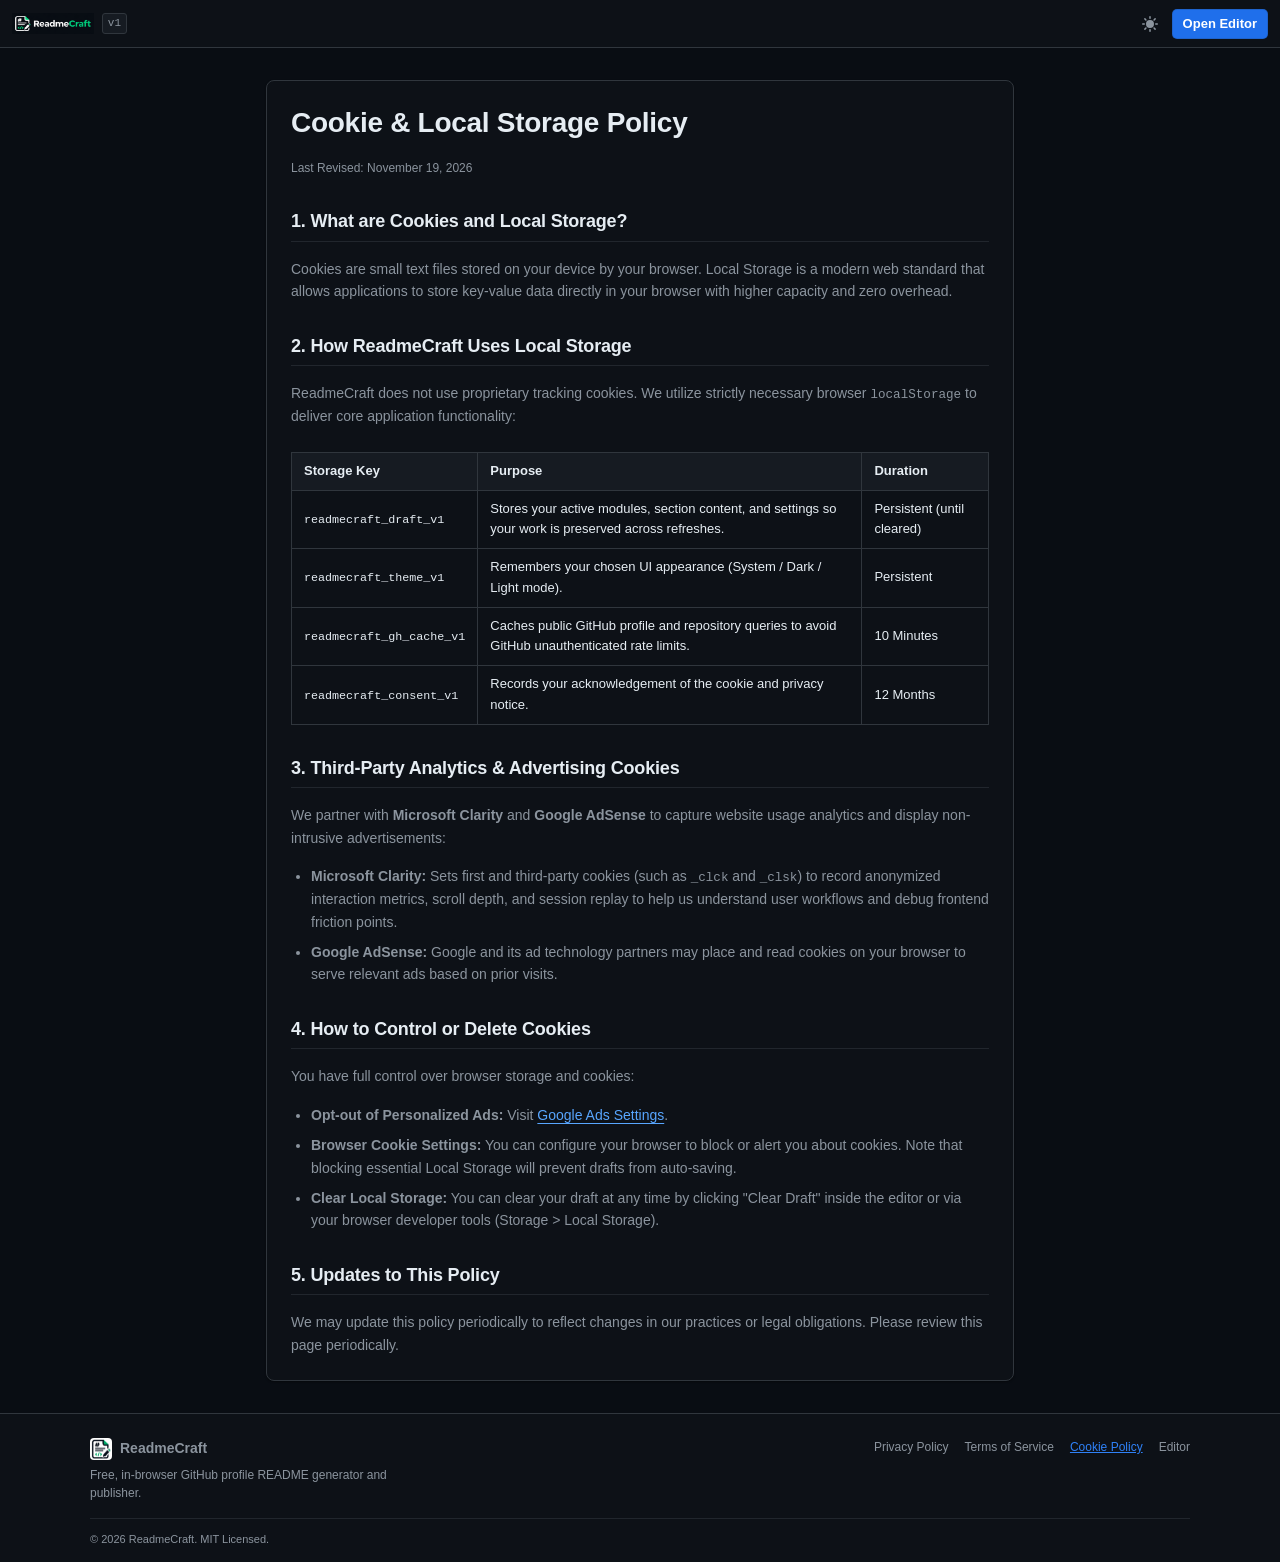
<file: cookies.html>
<!DOCTYPE html>
<html lang="en" data-theme="dark">
<head>
  <meta charset="UTF-8">
  <meta name="viewport" content="width=device-width, initial-scale=1.0">
  <meta name="description" content="ReadmeCraft Cookie and Local Storage Policy. Understand how we use browser storage to save your README drafts and manage third-party advertising cookies.">
  <meta name="robots" content="index, follow">
  <link rel="canonical" href="https://readmecraft.github.io/cookies.html">
  <meta name="google-adsense-account" content="ca-pub-3823765016983877">
  <script async src="https://pagead2.googlesyndication.com/pagead/js/adsbygoogle.js?client=ca-pub-3823765016983877"
     crossorigin="anonymous"></script>
  <meta name="google-site-verification" content="N8DniDFwCxrGCsi_1UUnAxRU7Dko3FOiitCYh80gD_U">
  <link rel="manifest" href="site.webmanifest">
  <meta name="theme-color" content="#0d1117">
  <meta property="og:type" content="article">
  <meta property="og:url" content="https://readmecraft.github.io/cookies.html">
  <meta property="og:title" content="Cookie Policy — ReadmeCraft">
  <meta property="og:description" content="ReadmeCraft Cookie and Local Storage Policy. Learn how your data is held safely on your device.">
  <meta property="og:image" content="https://readmecraft.github.io/assets/horizontal_lockup_dark.png">
  <meta name="twitter:card" content="summary">
  <title>Cookie Policy — ReadmeCraft</title>
  <!-- Microsoft Clarity (Performance & Cookieless Optimized) -->
  <script type="text/javascript">
    (function(c,l,a,r,i,t,y){
        c[a]=c[a]||function(){(c[a].q=c[a].q||[]).push(arguments)};
        c[a]('consent', false);
        function initClarity() {
          if (c.__clarityLoaded) return;
          c.__clarityLoaded = true;
          t=l.createElement(r);t.async=1;t.src="https://www.clarity.ms/tag/"+i;
          y=l.getElementsByTagName(r)[0];y.parentNode.insertBefore(t,y);
        }
        if ('requestIdleCallback' in window) {
          requestIdleCallback(function() { setTimeout(initClarity, 4000); });
        } else {
          setTimeout(initClarity, 4000);
        }
        ['pointerdown', 'keydown', 'scroll'].forEach(function(evt) {
          window.addEventListener(evt, initClarity, { once: true, passive: true });
        });
    })(window, document, "clarity", "script", "zfzkhpvnlq");
  </script>
  <link rel="icon" type="image/png" href="assets/favicon_dark.png" id="app-favicon">
  <link rel="stylesheet" href="src/styles/tokens.css?v=1.2.0">
  <link rel="stylesheet" href="src/styles/base.css?v=1.2.0">
  <link rel="stylesheet" href="src/styles/layout.css?v=1.2.0">
  <link rel="stylesheet" href="src/styles/components.css?v=1.2.0">
  <link rel="stylesheet" href="src/styles/animations.css?v=1.2.0">
  <style>
    .legal-page-container {
      max-width: 780px;
      margin: 0 auto;
      padding: var(--space-8) var(--space-4);
      display: flex;
      flex-direction: column;
      gap: var(--space-6);
    }
    .legal-card {
      background-color: var(--color-bg-surface);
      border: 1px solid var(--color-border-default);
      border-radius: var(--radius-lg);
      padding: var(--space-6);
      box-shadow: var(--shadow-sm);
      display: flex;
      flex-direction: column;
      gap: var(--space-4);
      line-height: var(--line-height-relaxed);
    }
    .legal-card h1 { font-size: var(--font-size-2xl); }
    .legal-card h2 { font-size: var(--font-size-lg); margin-top: var(--space-4); border-bottom: 1px solid var(--color-border-muted); padding-bottom: var(--space-2); }
    .legal-card ul { padding-left: var(--space-5); display: flex; flex-direction: column; gap: var(--space-2); }
    .legal-card p, .legal-card li { color: var(--color-text-secondary); font-size: var(--font-size-base); }
    .legal-card a { color: #58a6ff; text-decoration: underline; text-underline-offset: 3px; }
    [data-theme="light"] .legal-card a { color: #0969da; }
    .storage-table {
      width: 100%;
      border-collapse: collapse;
      margin-top: var(--space-2);
      font-size: var(--font-size-sm);
    }
    .storage-table th, .storage-table td {
      border: 1px solid var(--color-border-default);
      padding: 8px 12px;
      text-align: left;
    }
    .storage-table th {
      background-color: var(--color-bg-subtle);
      font-weight: 600;
    }
  </style>
</head>
<body>
  <div class="app-root" style="overflow-y: auto; height: auto;">
    <header class="app-header" role="banner">
      <a href="index.html" class="header-brand" aria-label="ReadmeCraft v1 Home">
        <img src="assets/horizontal_lockup_white.png" alt="ReadmeCraft" class="brand-logo brand-logo--light" width="83" height="26">
        <img src="assets/horizontal_lockup_dark.png" alt="ReadmeCraft" class="brand-logo brand-logo--dark" width="97" height="26">
        <span class="brand-tag" aria-hidden="true">v1</span>
      </a>

      <div class="header-actions">
        <button id="theme-toggle" class="btn btn--icon btn--subtle" title="Toggle theme" aria-label="Toggle theme">
          <svg id="theme-icon" width="16" height="16" viewBox="0 0 16 16" fill="currentColor">
            <path d="M8 12a4 4 0 1 0 0-8 4 4 0 0 0 0 8zM8 0a.75.75 0 0 1 .75.75v1.5a.75.75 0 0 1-1.5 0V.75A.75.75 0 0 1 8 0zm0 13a.75.75 0 0 1 .75.75v1.5a.75.75 0 0 1-1.5 0v-1.5A.75.75 0 0 1 8 13zM2.343 2.343a.75.75 0 0 1 1.061 0l1.06 1.061a.75.75 0 0 1-1.06 1.06l-1.06-1.06a.75.75 0 0 1 0-1.06zm9.193 9.193a.75.75 0 0 1 1.06 0l1.061 1.06a.75.75 0 0 1-1.06 1.061l-1.061-1.06a.75.75 0 0 1 0-1.061zM0 8a.75.75 0 0 1 .75-.75h1.5a.75.75 0 0 1 0 1.5H.75A.75.75 0 0 1 0 8zm13 0a.75.75 0 0 1 .75-.75h1.5a.75.75 0 0 1 0 1.5h-1.5A.75.75 0 0 1 13 8zM2.343 13.657a.75.75 0 0 1 0-1.06l1.06-1.061a.75.75 0 1 1 1.062 1.06l-1.061 1.061a.75.75 0 0 1-1.061 0zm9.193-9.193a.75.75 0 0 1 0-1.06l1.06-1.061a.75.75 0 1 1 1.062 1.06l-1.061 1.061a.75.75 0 0 1-1.061 0z"/>
          </svg>
        </button>
        <a href="editor.html" class="btn btn--primary">Open Editor</a>
      </div>
    </header>

    <main class="legal-page-container">
      <article class="legal-card">
        <h1>Cookie & Local Storage Policy</h1>
        <p><small>Last Revised: November 19, 2026</small></p>

        <h2>1. What are Cookies and Local Storage?</h2>
        <p>
          Cookies are small text files stored on your device by your browser. Local Storage is a modern web standard that allows applications to store key-value data directly in your browser with higher capacity and zero overhead.
        </p>

        <h2>2. How ReadmeCraft Uses Local Storage</h2>
        <p>
          ReadmeCraft does not use proprietary tracking cookies. We utilize strictly necessary browser <code>localStorage</code> to deliver core application functionality:
        </p>

        <table class="storage-table">
          <thead>
            <tr>
              <th>Storage Key</th>
              <th>Purpose</th>
              <th>Duration</th>
            </tr>
          </thead>
          <tbody>
            <tr>
              <td><code>readmecraft_draft_v1</code></td>
              <td>Stores your active modules, section content, and settings so your work is preserved across refreshes.</td>
              <td>Persistent (until cleared)</td>
            </tr>
            <tr>
              <td><code>readmecraft_theme_v1</code></td>
              <td>Remembers your chosen UI appearance (System / Dark / Light mode).</td>
              <td>Persistent</td>
            </tr>
            <tr>
              <td><code>readmecraft_gh_cache_v1</code></td>
              <td>Caches public GitHub profile and repository queries to avoid GitHub unauthenticated rate limits.</td>
              <td>10 Minutes</td>
            </tr>
            <tr>
              <td><code>readmecraft_consent_v1</code></td>
              <td>Records your acknowledgement of the cookie and privacy notice.</td>
              <td>12 Months</td>
            </tr>
          </tbody>
        </table>

        <h2>3. Third-Party Analytics & Advertising Cookies</h2>
        <p>
          We partner with <strong>Microsoft Clarity</strong> and <strong>Google AdSense</strong> to capture website usage analytics and display non-intrusive advertisements:
        </p>
        <ul>
          <li><strong>Microsoft Clarity:</strong> Sets first and third-party cookies (such as <code>_clck</code> and <code>_clsk</code>) to record anonymized interaction metrics, scroll depth, and session replay to help us understand user workflows and debug frontend friction points.</li>
          <li><strong>Google AdSense:</strong> Google and its ad technology partners may place and read cookies on your browser to serve relevant ads based on prior visits.</li>
        </ul>

        <h2>4. How to Control or Delete Cookies</h2>
        <p>
          You have full control over browser storage and cookies:
        </p>
        <ul>
          <li><strong>Opt-out of Personalized Ads:</strong> Visit <a href="https://www.google.com/settings/ads" target="_blank" rel="noopener noreferrer">Google Ads Settings</a>.</li>
          <li><strong>Browser Cookie Settings:</strong> You can configure your browser to block or alert you about cookies. Note that blocking essential Local Storage will prevent drafts from auto-saving.</li>
          <li><strong>Clear Local Storage:</strong> You can clear your draft at any time by clicking "Clear Draft" inside the editor or via your browser developer tools (Storage > Local Storage).</li>
        </ul>

        <h2>5. Updates to This Policy</h2>
        <p>
          We may update this policy periodically to reflect changes in our practices or legal obligations. Please review this page periodically.
        </p>
      </article>
    </main>

    <footer class="app-footer" role="contentinfo">
      <div class="footer-inner">
        <div class="footer-col">
          <div style="display: flex; align-items: center; gap: 8px;">
            <img src="assets/icon_white.png" alt="ReadmeCraft" width="22" height="22" style="border-radius: 4px;">
            <span style="font-weight: 600; font-size: 14px;">ReadmeCraft</span>
          </div>
          <p style="font-size: 12px; color: var(--color-text-secondary); margin-top: 6px;">
            Free, in-browser GitHub profile README generator and publisher.
          </p>
        </div>
        <div class="footer-links">
          <a href="privacy.html">Privacy Policy</a>
          <a href="terms.html">Terms of Service</a>
          <a href="cookies.html" class="active">Cookie Policy</a>
          <a href="editor.html">Editor</a>
        </div>
      </div>
      <div class="footer-bottom">
        <span>&copy; <span id="copyright-year">2026</span> ReadmeCraft. MIT Licensed.</span>
      </div>
    </footer>
  </div>
  <script src="src/ui/theme.js" type="module"></script>
</body>
</html>
</file>
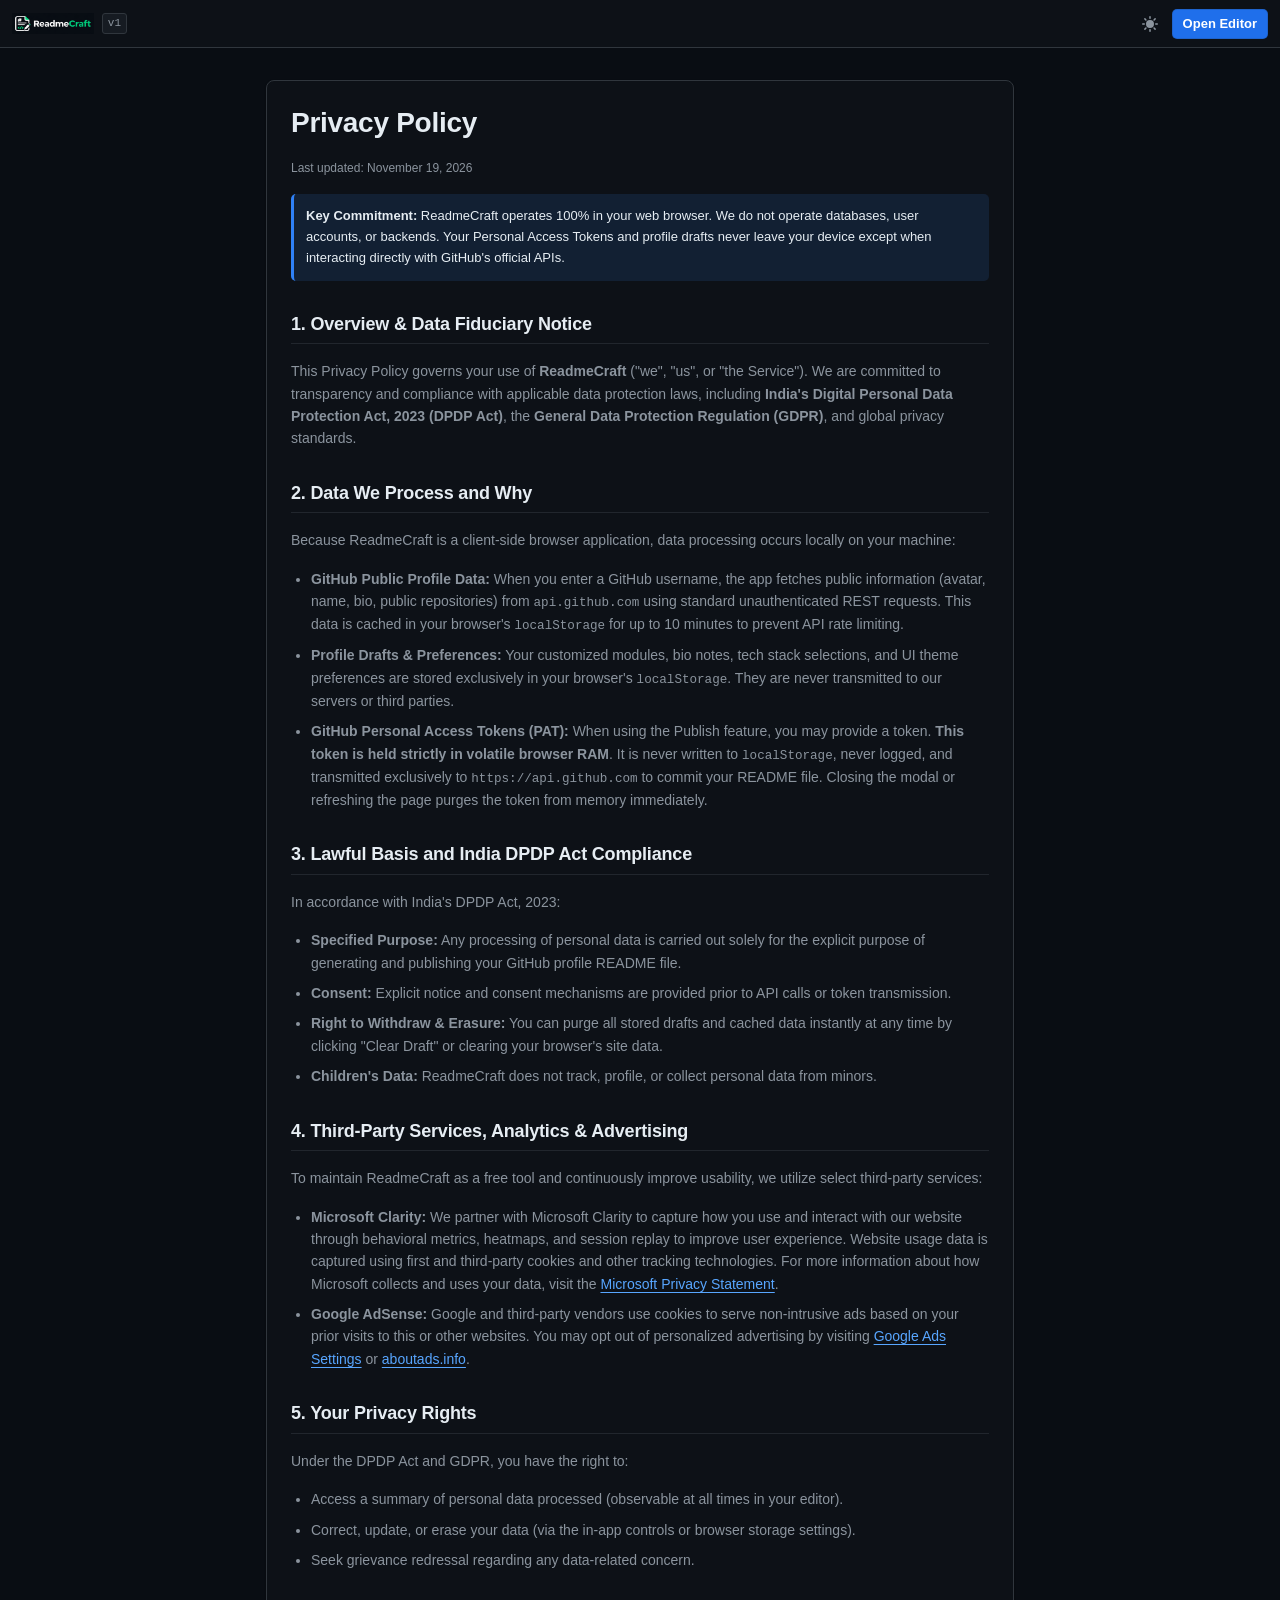
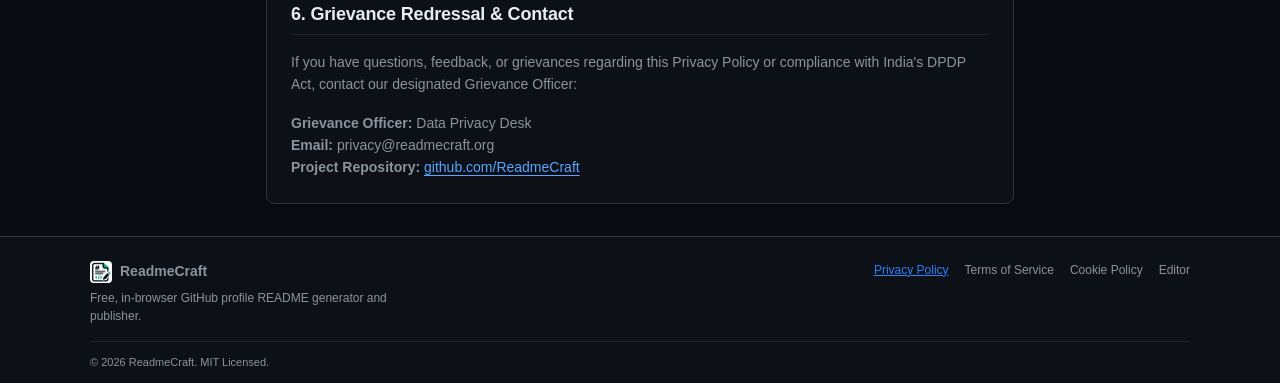
<file: privacy.html>
<!DOCTYPE html>
<html lang="en" data-theme="dark">
<head>
  <meta charset="UTF-8">
  <meta name="viewport" content="width=device-width, initial-scale=1.0">
  <meta name="description" content="ReadmeCraft Privacy Policy. Learn how we handle your data with zero backend storage, browser-only processing, and full compliance with India's DPDP Act and GDPR.">
  <meta name="robots" content="index, follow">
  <link rel="canonical" href="https://readmecraft.github.io/privacy.html">
  <meta name="google-adsense-account" content="ca-pub-3823765016983877">
  <script async src="https://pagead2.googlesyndication.com/pagead/js/adsbygoogle.js?client=ca-pub-3823765016983877"
     crossorigin="anonymous"></script>
  <meta name="google-site-verification" content="N8DniDFwCxrGCsi_1UUnAxRU7Dko3FOiitCYh80gD_U">
  <link rel="manifest" href="site.webmanifest">
  <meta name="theme-color" content="#0d1117">
  <meta property="og:type" content="article">
  <meta property="og:url" content="https://readmecraft.github.io/privacy.html">
  <meta property="og:title" content="Privacy Policy — ReadmeCraft">
  <meta property="og:description" content="Learn how ReadmeCraft handles data with zero server-side storage and compliance with India's DPDP Act 2023 and GDPR.">
  <meta property="og:image" content="https://readmecraft.github.io/assets/horizontal_lockup_dark.png">
  <meta name="twitter:card" content="summary">
  <title>Privacy Policy — ReadmeCraft</title>
  <!-- Microsoft Clarity (Performance & Cookieless Optimized) -->
  <script type="text/javascript">
    (function(c,l,a,r,i,t,y){
        c[a]=c[a]||function(){(c[a].q=c[a].q||[]).push(arguments)};
        c[a]('consent', false);
        function initClarity() {
          if (c.__clarityLoaded) return;
          c.__clarityLoaded = true;
          t=l.createElement(r);t.async=1;t.src="https://www.clarity.ms/tag/"+i;
          y=l.getElementsByTagName(r)[0];y.parentNode.insertBefore(t,y);
        }
        if ('requestIdleCallback' in window) {
          requestIdleCallback(function() { setTimeout(initClarity, 4000); });
        } else {
          setTimeout(initClarity, 4000);
        }
        ['pointerdown', 'keydown', 'scroll'].forEach(function(evt) {
          window.addEventListener(evt, initClarity, { once: true, passive: true });
        });
    })(window, document, "clarity", "script", "zfzkhpvnlq");
  </script>
  <link rel="icon" type="image/png" href="assets/favicon_dark.png" id="app-favicon">
  <link rel="stylesheet" href="src/styles/tokens.css?v=1.2.0">
  <link rel="stylesheet" href="src/styles/base.css?v=1.2.0">
  <link rel="stylesheet" href="src/styles/layout.css?v=1.2.0">
  <link rel="stylesheet" href="src/styles/components.css?v=1.2.0">
  <link rel="stylesheet" href="src/styles/animations.css?v=1.2.0">
  <style>
    .legal-page-container {
      max-width: 780px;
      margin: 0 auto;
      padding: var(--space-8) var(--space-4);
      display: flex;
      flex-direction: column;
      gap: var(--space-6);
    }
    .legal-card {
      background-color: var(--color-bg-surface);
      border: 1px solid var(--color-border-default);
      border-radius: var(--radius-lg);
      padding: var(--space-6);
      box-shadow: var(--shadow-sm);
      display: flex;
      flex-direction: column;
      gap: var(--space-4);
      line-height: var(--line-height-relaxed);
    }
    .legal-card h1 { font-size: var(--font-size-2xl); }
    .legal-card h2 { font-size: var(--font-size-lg); margin-top: var(--space-4); border-bottom: 1px solid var(--color-border-muted); padding-bottom: var(--space-2); }
    .legal-card h3 { font-size: var(--font-size-base); margin-top: var(--space-2); }
    .legal-card ul { padding-left: var(--space-5); display: flex; flex-direction: column; gap: var(--space-2); }
    .legal-card p { color: var(--color-text-secondary); font-size: var(--font-size-base); }
    .legal-card li { color: var(--color-text-secondary); font-size: var(--font-size-base); }
    .legal-card a { color: #58a6ff; text-decoration: underline; text-underline-offset: 3px; }
    [data-theme="light"] .legal-card a { color: #0969da; }
    .legal-highlight {
      background-color: var(--color-accent-subtle);
      border-left: 3px solid var(--color-accent);
      padding: var(--space-3);
      border-radius: var(--radius-sm);
      font-size: var(--font-size-sm);
      color: var(--color-text-primary);
    }
  </style>
</head>
<body>
  <div class="app-root" style="overflow-y: auto; height: auto;">
    <!-- Slim Top App Bar -->
    <header class="app-header" role="banner">
      <a href="index.html" class="header-brand" aria-label="ReadmeCraft v1 Home">
        <img src="assets/horizontal_lockup_white.png" alt="ReadmeCraft" class="brand-logo brand-logo--light" width="83" height="26">
        <img src="assets/horizontal_lockup_dark.png" alt="ReadmeCraft" class="brand-logo brand-logo--dark" width="97" height="26">
        <span class="brand-tag" aria-hidden="true">v1</span>
      </a>

      <div class="header-actions">
        <button id="theme-toggle" class="btn btn--icon btn--subtle" title="Toggle theme" aria-label="Toggle theme">
          <svg id="theme-icon" width="16" height="16" viewBox="0 0 16 16" fill="currentColor">
            <path d="M8 12a4 4 0 1 0 0-8 4 4 0 0 0 0 8zM8 0a.75.75 0 0 1 .75.75v1.5a.75.75 0 0 1-1.5 0V.75A.75.75 0 0 1 8 0zm0 13a.75.75 0 0 1 .75.75v1.5a.75.75 0 0 1-1.5 0v-1.5A.75.75 0 0 1 8 13zM2.343 2.343a.75.75 0 0 1 1.061 0l1.06 1.061a.75.75 0 0 1-1.06 1.06l-1.06-1.06a.75.75 0 0 1 0-1.06zm9.193 9.193a.75.75 0 0 1 1.06 0l1.061 1.06a.75.75 0 0 1-1.06 1.061l-1.061-1.06a.75.75 0 0 1 0-1.061zM0 8a.75.75 0 0 1 .75-.75h1.5a.75.75 0 0 1 0 1.5H.75A.75.75 0 0 1 0 8zm13 0a.75.75 0 0 1 .75-.75h1.5a.75.75 0 0 1 0 1.5h-1.5A.75.75 0 0 1 13 8zM2.343 13.657a.75.75 0 0 1 0-1.06l1.06-1.061a.75.75 0 1 1 1.062 1.06l-1.061 1.061a.75.75 0 0 1-1.061 0zm9.193-9.193a.75.75 0 0 1 0-1.06l1.06-1.061a.75.75 0 1 1 1.062 1.06l-1.061 1.061a.75.75 0 0 1-1.061 0z"/>
          </svg>
        </button>
        <a href="editor.html" class="btn btn--primary">Open Editor</a>
      </div>
    </header>

    <main class="legal-page-container">
      <article class="legal-card">
        <h1>Privacy Policy</h1>
        <p><small>Last updated: November 19, 2026</small></p>

        <div class="legal-highlight">
          <strong>Key Commitment:</strong> ReadmeCraft operates 100% in your web browser. We do not operate databases, user accounts, or backends. Your Personal Access Tokens and profile drafts never leave your device except when interacting directly with GitHub's official APIs.
        </div>

        <h2>1. Overview & Data Fiduciary Notice</h2>
        <p>
          This Privacy Policy governs your use of <strong>ReadmeCraft</strong> ("we", "us", or "the Service"). We are committed to transparency and compliance with applicable data protection laws, including <strong>India's Digital Personal Data Protection Act, 2023 (DPDP Act)</strong>, the <strong>General Data Protection Regulation (GDPR)</strong>, and global privacy standards.
        </p>

        <h2>2. Data We Process and Why</h2>
        <p>Because ReadmeCraft is a client-side browser application, data processing occurs locally on your machine:</p>
        <ul>
          <li><strong>GitHub Public Profile Data:</strong> When you enter a GitHub username, the app fetches public information (avatar, name, bio, public repositories) from <code>api.github.com</code> using standard unauthenticated REST requests. This data is cached in your browser's <code>localStorage</code> for up to 10 minutes to prevent API rate limiting.</li>
          <li><strong>Profile Drafts & Preferences:</strong> Your customized modules, bio notes, tech stack selections, and UI theme preferences are stored exclusively in your browser's <code>localStorage</code>. They are never transmitted to our servers or third parties.</li>
          <li><strong>GitHub Personal Access Tokens (PAT):</strong> When using the Publish feature, you may provide a token. <strong>This token is held strictly in volatile browser RAM</strong>. It is never written to <code>localStorage</code>, never logged, and transmitted exclusively to <code>https://api.github.com</code> to commit your README file. Closing the modal or refreshing the page purges the token from memory immediately.</li>
        </ul>

        <h2>3. Lawful Basis and India DPDP Act Compliance</h2>
        <p>In accordance with India's DPDP Act, 2023:</p>
        <ul>
          <li><strong>Specified Purpose:</strong> Any processing of personal data is carried out solely for the explicit purpose of generating and publishing your GitHub profile README file.</li>
          <li><strong>Consent:</strong> Explicit notice and consent mechanisms are provided prior to API calls or token transmission.</li>
          <li><strong>Right to Withdraw & Erasure:</strong> You can purge all stored drafts and cached data instantly at any time by clicking "Clear Draft" or clearing your browser's site data.</li>
          <li><strong>Children's Data:</strong> ReadmeCraft does not track, profile, or collect personal data from minors.</li>
        </ul>

        <h2>4. Third-Party Services, Analytics & Advertising</h2>
        <p>
          To maintain ReadmeCraft as a free tool and continuously improve usability, we utilize select third-party services:
        </p>
        <ul>
          <li><strong>Microsoft Clarity:</strong> We partner with Microsoft Clarity to capture how you use and interact with our website through behavioral metrics, heatmaps, and session replay to improve user experience. Website usage data is captured using first and third-party cookies and other tracking technologies. For more information about how Microsoft collects and uses your data, visit the <a href="https://privacy.microsoft.com/privacystatement" target="_blank" rel="noopener noreferrer">Microsoft Privacy Statement</a>.</li>
          <li><strong>Google AdSense:</strong> Google and third-party vendors use cookies to serve non-intrusive ads based on your prior visits to this or other websites. You may opt out of personalized advertising by visiting <a href="https://www.google.com/settings/ads" target="_blank" rel="noopener noreferrer">Google Ads Settings</a> or <a href="https://www.aboutads.info" target="_blank" rel="noopener noreferrer">aboutads.info</a>.</li>
        </ul>

        <h2>5. Your Privacy Rights</h2>
        <p>Under the DPDP Act and GDPR, you have the right to:</p>
        <ul>
          <li>Access a summary of personal data processed (observable at all times in your editor).</li>
          <li>Correct, update, or erase your data (via the in-app controls or browser storage settings).</li>
          <li>Seek grievance redressal regarding any data-related concern.</li>
        </ul>

        <h2>6. Grievance Redressal & Contact</h2>
        <p>
          If you have questions, feedback, or grievances regarding this Privacy Policy or compliance with India's DPDP Act, contact our designated Grievance Officer:
        </p>
        <p>
          <strong>Grievance Officer:</strong> Data Privacy Desk<br>
          <strong>Email:</strong> privacy@readmecraft.org<br>
          <strong>Project Repository:</strong> <a href="https://github.com/ReadmeCraft" target="_blank" rel="noopener noreferrer">github.com/ReadmeCraft</a>
        </p>
      </article>
    </main>

    <footer class="app-footer" role="contentinfo">
      <div class="footer-inner">
        <div class="footer-col">
          <div style="display: flex; align-items: center; gap: 8px;">
            <img src="assets/icon_white.png" alt="ReadmeCraft" width="22" height="22" style="border-radius: 4px;">
            <span style="font-weight: 600; font-size: 14px;">ReadmeCraft</span>
          </div>
          <p style="font-size: 12px; color: var(--color-text-secondary); margin-top: 6px;">
            Free, in-browser GitHub profile README generator and publisher.
          </p>
        </div>
        <div class="footer-links">
          <a href="privacy.html" class="active">Privacy Policy</a>
          <a href="terms.html">Terms of Service</a>
          <a href="cookies.html">Cookie Policy</a>
          <a href="editor.html">Editor</a>
        </div>
      </div>
      <div class="footer-bottom">
        <span>&copy; <span id="copyright-year">2026</span> ReadmeCraft. MIT Licensed.</span>
      </div>
    </footer>
  </div>
  <script src="src/ui/theme.js" type="module"></script>
</body>
</html>
</file>
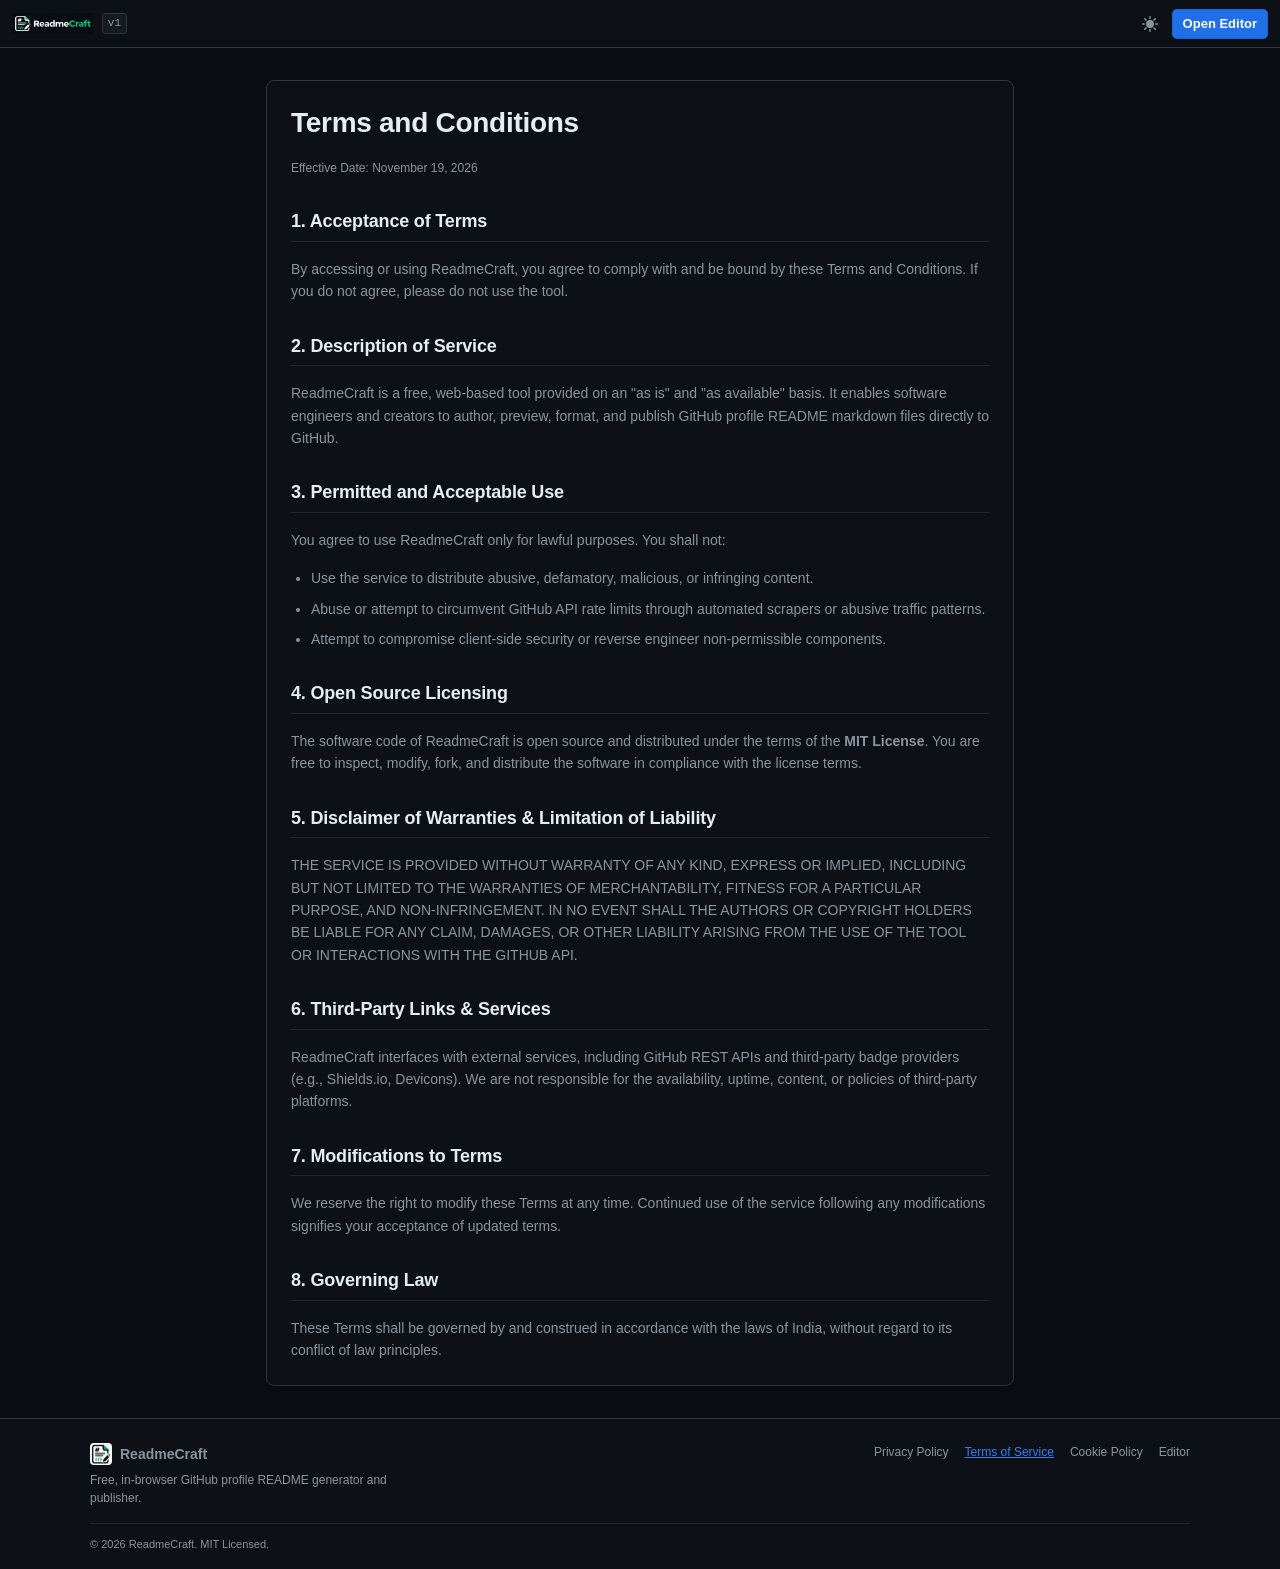
<file: terms.html>
<!DOCTYPE html>
<html lang="en" data-theme="dark">
<head>
  <meta charset="UTF-8">
  <meta name="viewport" content="width=device-width, initial-scale=1.0">
  <meta name="description" content="ReadmeCraft Terms and Conditions. Learn about the rules, usage guidelines, and licensing of our free open-source GitHub profile README generator.">
  <meta name="robots" content="index, follow">
  <link rel="canonical" href="https://readmecraft.github.io/terms.html">
  <meta name="google-adsense-account" content="ca-pub-3823765016983877">
  <script async src="https://pagead2.googlesyndication.com/pagead/js/adsbygoogle.js?client=ca-pub-3823765016983877"
     crossorigin="anonymous"></script>
  <meta name="google-site-verification" content="N8DniDFwCxrGCsi_1UUnAxRU7Dko3FOiitCYh80gD_U">
  <link rel="manifest" href="site.webmanifest">
  <meta name="theme-color" content="#0d1117">
  <meta property="og:type" content="article">
  <meta property="og:url" content="https://readmecraft.github.io/terms.html">
  <meta property="og:title" content="Terms and Conditions — ReadmeCraft">
  <meta property="og:description" content="Understand the terms of service and MIT open-source licensing governing ReadmeCraft.">
  <meta property="og:image" content="https://readmecraft.github.io/assets/horizontal_lockup_dark.png">
  <meta name="twitter:card" content="summary">
  <title>Terms and Conditions — ReadmeCraft</title>
  <!-- Microsoft Clarity (Performance & Cookieless Optimized) -->
  <script type="text/javascript">
    (function(c,l,a,r,i,t,y){
        c[a]=c[a]||function(){(c[a].q=c[a].q||[]).push(arguments)};
        c[a]('consent', false);
        function initClarity() {
          if (c.__clarityLoaded) return;
          c.__clarityLoaded = true;
          t=l.createElement(r);t.async=1;t.src="https://www.clarity.ms/tag/"+i;
          y=l.getElementsByTagName(r)[0];y.parentNode.insertBefore(t,y);
        }
        if ('requestIdleCallback' in window) {
          requestIdleCallback(function() { setTimeout(initClarity, 4000); });
        } else {
          setTimeout(initClarity, 4000);
        }
        ['pointerdown', 'keydown', 'scroll'].forEach(function(evt) {
          window.addEventListener(evt, initClarity, { once: true, passive: true });
        });
    })(window, document, "clarity", "script", "zfzkhpvnlq");
  </script>
  <link rel="icon" type="image/png" href="assets/favicon_dark.png" id="app-favicon">
  <link rel="stylesheet" href="src/styles/tokens.css?v=1.2.0">
  <link rel="stylesheet" href="src/styles/base.css?v=1.2.0">
  <link rel="stylesheet" href="src/styles/layout.css?v=1.2.0">
  <link rel="stylesheet" href="src/styles/components.css?v=1.2.0">
  <link rel="stylesheet" href="src/styles/animations.css?v=1.2.0">
  <style>
    .legal-page-container {
      max-width: 780px;
      margin: 0 auto;
      padding: var(--space-8) var(--space-4);
      display: flex;
      flex-direction: column;
      gap: var(--space-6);
    }
    .legal-card {
      background-color: var(--color-bg-surface);
      border: 1px solid var(--color-border-default);
      border-radius: var(--radius-lg);
      padding: var(--space-6);
      box-shadow: var(--shadow-sm);
      display: flex;
      flex-direction: column;
      gap: var(--space-4);
      line-height: var(--line-height-relaxed);
    }
    .legal-card h1 { font-size: var(--font-size-2xl); }
    .legal-card h2 { font-size: var(--font-size-lg); margin-top: var(--space-4); border-bottom: 1px solid var(--color-border-muted); padding-bottom: var(--space-2); }
    .legal-card ul { padding-left: var(--space-5); display: flex; flex-direction: column; gap: var(--space-2); }
    .legal-card p, .legal-card li { color: var(--color-text-secondary); font-size: var(--font-size-base); }
    .legal-card a { color: #58a6ff; text-decoration: underline; text-underline-offset: 3px; }
    [data-theme="light"] .legal-card a { color: #0969da; }
  </style>
</head>
<body>
  <div class="app-root" style="overflow-y: auto; height: auto;">
    <header class="app-header" role="banner">
      <a href="index.html" class="header-brand" aria-label="ReadmeCraft v1 Home">
        <img src="assets/horizontal_lockup_white.png" alt="ReadmeCraft" class="brand-logo brand-logo--light" width="83" height="26">
        <img src="assets/horizontal_lockup_dark.png" alt="ReadmeCraft" class="brand-logo brand-logo--dark" width="97" height="26">
        <span class="brand-tag" aria-hidden="true">v1</span>
      </a>

      <div class="header-actions">
        <button id="theme-toggle" class="btn btn--icon btn--subtle" title="Toggle theme" aria-label="Toggle theme">
          <svg id="theme-icon" width="16" height="16" viewBox="0 0 16 16" fill="currentColor">
            <path d="M8 12a4 4 0 1 0 0-8 4 4 0 0 0 0 8zM8 0a.75.75 0 0 1 .75.75v1.5a.75.75 0 0 1-1.5 0V.75A.75.75 0 0 1 8 0zm0 13a.75.75 0 0 1 .75.75v1.5a.75.75 0 0 1-1.5 0v-1.5A.75.75 0 0 1 8 13zM2.343 2.343a.75.75 0 0 1 1.061 0l1.06 1.061a.75.75 0 0 1-1.06 1.06l-1.06-1.06a.75.75 0 0 1 0-1.06zm9.193 9.193a.75.75 0 0 1 1.06 0l1.061 1.06a.75.75 0 0 1-1.06 1.061l-1.061-1.06a.75.75 0 0 1 0-1.061zM0 8a.75.75 0 0 1 .75-.75h1.5a.75.75 0 0 1 0 1.5H.75A.75.75 0 0 1 0 8zm13 0a.75.75 0 0 1 .75-.75h1.5a.75.75 0 0 1 0 1.5h-1.5A.75.75 0 0 1 13 8zM2.343 13.657a.75.75 0 0 1 0-1.06l1.06-1.061a.75.75 0 1 1 1.062 1.06l-1.061 1.061a.75.75 0 0 1-1.061 0zm9.193-9.193a.75.75 0 0 1 0-1.06l1.06-1.061a.75.75 0 1 1 1.062 1.06l-1.061 1.061a.75.75 0 0 1-1.061 0z"/>
          </svg>
        </button>
        <a href="editor.html" class="btn btn--primary">Open Editor</a>
      </div>
    </header>

    <main class="legal-page-container">
      <article class="legal-card">
        <h1>Terms and Conditions</h1>
        <p><small>Effective Date: November 19, 2026</small></p>

        <h2>1. Acceptance of Terms</h2>
        <p>
          By accessing or using ReadmeCraft, you agree to comply with and be bound by these Terms and Conditions. If you do not agree, please do not use the tool.
        </p>

        <h2>2. Description of Service</h2>
        <p>
          ReadmeCraft is a free, web-based tool provided on an "as is" and "as available" basis. It enables software engineers and creators to author, preview, format, and publish GitHub profile README markdown files directly to GitHub.
        </p>

        <h2>3. Permitted and Acceptable Use</h2>
        <p>You agree to use ReadmeCraft only for lawful purposes. You shall not:</p>
        <ul>
          <li>Use the service to distribute abusive, defamatory, malicious, or infringing content.</li>
          <li>Abuse or attempt to circumvent GitHub API rate limits through automated scrapers or abusive traffic patterns.</li>
          <li>Attempt to compromise client-side security or reverse engineer non-permissible components.</li>
        </ul>

        <h2>4. Open Source Licensing</h2>
        <p>
          The software code of ReadmeCraft is open source and distributed under the terms of the <strong>MIT License</strong>. You are free to inspect, modify, fork, and distribute the software in compliance with the license terms.
        </p>

        <h2>5. Disclaimer of Warranties & Limitation of Liability</h2>
        <p>
          THE SERVICE IS PROVIDED WITHOUT WARRANTY OF ANY KIND, EXPRESS OR IMPLIED, INCLUDING BUT NOT LIMITED TO THE WARRANTIES OF MERCHANTABILITY, FITNESS FOR A PARTICULAR PURPOSE, AND NON-INFRINGEMENT. IN NO EVENT SHALL THE AUTHORS OR COPYRIGHT HOLDERS BE LIABLE FOR ANY CLAIM, DAMAGES, OR OTHER LIABILITY ARISING FROM THE USE OF THE TOOL OR INTERACTIONS WITH THE GITHUB API.
        </p>

        <h2>6. Third-Party Links & Services</h2>
        <p>
          ReadmeCraft interfaces with external services, including GitHub REST APIs and third-party badge providers (e.g., Shields.io, Devicons). We are not responsible for the availability, uptime, content, or policies of third-party platforms.
        </p>

        <h2>7. Modifications to Terms</h2>
        <p>
          We reserve the right to modify these Terms at any time. Continued use of the service following any modifications signifies your acceptance of updated terms.
        </p>

        <h2>8. Governing Law</h2>
        <p>
          These Terms shall be governed by and construed in accordance with the laws of India, without regard to its conflict of law principles.
        </p>
      </article>
    </main>

    <footer class="app-footer" role="contentinfo">
      <div class="footer-inner">
        <div class="footer-col">
          <div style="display: flex; align-items: center; gap: 8px;">
            <img src="assets/icon_white.png" alt="ReadmeCraft" width="22" height="22" style="border-radius: 4px;">
            <span style="font-weight: 600; font-size: 14px;">ReadmeCraft</span>
          </div>
          <p style="font-size: 12px; color: var(--color-text-secondary); margin-top: 6px;">
            Free, in-browser GitHub profile README generator and publisher.
          </p>
        </div>
        <div class="footer-links">
          <a href="privacy.html">Privacy Policy</a>
          <a href="terms.html" class="active">Terms of Service</a>
          <a href="cookies.html">Cookie Policy</a>
          <a href="editor.html">Editor</a>
        </div>
      </div>
      <div class="footer-bottom">
        <span>&copy; <span id="copyright-year">2026</span> ReadmeCraft. MIT Licensed.</span>
      </div>
    </footer>
  </div>
  <script src="src/ui/theme.js" type="module"></script>
</body>
</html>
</file>
<file: src/styles/tokens.css>
/**
 * ReadmeCraft — Design Tokens
 * Grounded in developer tooling aesthetics: authentic GitHub neutral palette,
 * 4/8px spatial rhythm, system + monospace typography, and restrained accents.
 */

:root {
  /* Surface & Canvas (Light Mode) */
  --color-bg-canvas: #f6f8fa;
  --color-bg-surface: #ffffff;
  --color-bg-subtle: #f6f8fa;
  --color-bg-inset: #f1f3f5;
  --color-bg-hover: #f3f4f6;
  --color-bg-active: #ebedf0;

  /* Borders & Dividers */
  --color-border-default: #d0d7de;
  --color-border-muted: #e1e4e8;
  --color-border-subtle: rgba(27, 31, 36, 0.08);

  /* Typography Colors */
  --color-text-primary: #1f2328;
  --color-text-secondary: #59636e;
  --color-text-muted: #8c959f;
  --color-text-inverse: #ffffff;

  /* Accent & Interactive (GitHub Royal Blue) */
  --color-accent: #0969da;
  --color-accent-hover: #0856b3;
  --color-accent-subtle: #ddf4ff;
  --color-accent-fg: #0969da;

  /* Status Colors */
  --color-success: #1a7f37;
  --color-success-subtle: #dafbe1;
  --color-success-border: #4ac26b;
  --color-warning: #9a6700;
  --color-warning-subtle: #fff8c5;
  --color-warning-border: #d4a72c;
  --color-danger: #cf222e;
  --color-danger-subtle: #ffebe9;
  --color-danger-border: #ff8182;

  --color-focus-ring: #0969da;

  /* GitHub Profile Preview Tokens (Light) */
  --gh-preview-bg: #ffffff;
  --gh-preview-border: #d0d7de;
  --gh-preview-text: #1f2328;
  --gh-preview-code-bg: #f6f8fa;
  --gh-preview-blockquote: #59636e;
  --gh-preview-blockquote-border: #d0d7de;

  /* Typography Stack */
  --font-sans: -apple-system, BlinkMacSystemFont, "Segoe UI", "Noto Sans", Helvetica, Arial, sans-serif;
  --font-mono: ui-monospace, SFMono-Regular, "SF Mono", "JetBrains Mono", Menlo, Consolas, monospace;

  --font-size-2xs: 0.6875rem; /* 11px */
  --font-size-xs: 0.75rem;     /* 12px */
  --font-size-sm: 0.8125rem;   /* 13px */
  --font-size-base: 0.875rem;  /* 14px */
  --font-size-md: 1rem;        /* 16px */
  --font-size-lg: 1.125rem;    /* 18px */
  --font-size-xl: 1.375rem;    /* 22px */
  --font-size-2xl: 1.75rem;    /* 28px */

  --font-weight-normal: 400;
  --font-weight-medium: 500;
  --font-weight-semibold: 600;
  --font-weight-bold: 700;

  --line-height-tight: 1.25;
  --line-height-normal: 1.5;
  --line-height-relaxed: 1.6;

  /* Spacing Scale (4/8px base) */
  --space-0: 0;
  --space-1: 4px;
  --space-2: 8px;
  --space-3: 12px;
  --space-4: 16px;
  --space-5: 20px;
  --space-6: 24px;
  --space-8: 32px;
  --space-10: 40px;
  --space-12: 48px;

  /* Radii (Small, crisp, geometric) */
  --radius-xs: 3px;
  --radius-sm: 5px;
  --radius-md: 6px;
  --radius-lg: 8px;
  --radius-full: 9999px;

  /* Shadows (Restrained hairline elevation) */
  --shadow-sm: 0 1px 2px rgba(27, 31, 36, 0.04);
  --shadow-md: 0 3px 6px rgba(140, 149, 159, 0.12);
  --shadow-lg: 0 8px 24px rgba(140, 149, 159, 0.16);

  /* Transitions */
  --duration-fast: 120ms;
  --duration-normal: 180ms;
  --ease-default: cubic-bezier(0.16, 1, 0.3, 1);

  /* Layout Dimensions */
  --header-height: 48px;
  --sidebar-width: 270px;
  --mobile-tab-height: 52px;
}

/* Dark Theme Tokens (Default developer setting) */
[data-theme="dark"] {
  --color-bg-canvas: #090d13;
  --color-bg-surface: #0d1117;
  --color-bg-subtle: #161b22;
  --color-bg-inset: #010409;
  --color-bg-hover: #1c2129;
  --color-bg-active: #262c36;

  --color-border-default: #30363d;
  --color-border-muted: #21262d;
  --color-border-subtle: rgba(240, 246, 252, 0.08);

  --color-text-primary: #e6edf3;
  --color-text-secondary: #8b949e;
  --color-text-muted: #6e7681;
  --color-text-inverse: #0d1117;

  --color-accent: #2f81f7;
  --color-accent-hover: #58a6ff;
  --color-accent-subtle: rgba(56, 139, 253, 0.12);
  --color-accent-fg: #58a6ff;

  --color-success: #238636;
  --color-success-subtle: rgba(46, 160, 67, 0.12);
  --color-success-border: #3fb950;
  --color-warning: #bb8009;
  --color-warning-subtle: rgba(187, 128, 9, 0.12);
  --color-warning-border: #d29922;
  --color-danger: #f85149;
  --color-danger-subtle: rgba(248, 81, 73, 0.12);
  --color-danger-border: #f85149;

  --color-focus-ring: #2f81f7;

  /* GitHub Profile Preview Tokens (Dark) */
  --gh-preview-bg: #0d1117;
  --gh-preview-border: #30363d;
  --gh-preview-text: #e6edf3;
  --gh-preview-code-bg: #161b22;
  --gh-preview-blockquote: #8b949e;
  --gh-preview-blockquote-border: #30363d;

  --shadow-sm: 0 1px 2px rgba(0, 0, 0, 0.4);
  --shadow-md: 0 4px 12px rgba(0, 0, 0, 0.45);
  --shadow-lg: 0 12px 28px rgba(0, 0, 0, 0.6);
}

@media (prefers-color-scheme: dark) {
  :root:not([data-theme="light"]) {
    --color-bg-canvas: #090d13;
    --color-bg-surface: #0d1117;
    --color-bg-subtle: #161b22;
    --color-bg-inset: #010409;
    --color-bg-hover: #1c2129;
    --color-bg-active: #262c36;

    --color-border-default: #30363d;
    --color-border-muted: #21262d;
    --color-border-subtle: rgba(240, 246, 252, 0.08);

    --color-text-primary: #e6edf3;
    --color-text-secondary: #8b949e;
    --color-text-muted: #6e7681;
    --color-text-inverse: #0d1117;

    --color-accent: #2f81f7;
    --color-accent-hover: #58a6ff;
    --color-accent-subtle: rgba(56, 139, 253, 0.12);
    --color-accent-fg: #58a6ff;

    --color-success: #238636;
    --color-success-subtle: rgba(46, 160, 67, 0.12);
    --color-success-border: #3fb950;
    --color-warning: #bb8009;
    --color-warning-subtle: rgba(187, 128, 9, 0.12);
    --color-warning-border: #d29922;
    --color-danger: #f85149;
    --color-danger-subtle: rgba(248, 81, 73, 0.12);
    --color-danger-border: #f85149;

    --color-focus-ring: #2f81f7;

    --gh-preview-bg: #0d1117;
    --gh-preview-border: #30363d;
    --gh-preview-text: #e6edf3;
    --gh-preview-code-bg: #161b22;
    --gh-preview-blockquote: #8b949e;
    --gh-preview-blockquote-border: #30363d;

    --shadow-sm: 0 1px 2px rgba(0, 0, 0, 0.4);
    --shadow-md: 0 4px 12px rgba(0, 0, 0, 0.45);
    --shadow-lg: 0 12px 28px rgba(0, 0, 0, 0.6);
  }
}
</file>
<file: src/styles/base.css>
/**
 * ReadmeCraft — Base Styles & Resets
 */

*,
*::before,
*::after {
  box-sizing: border-box;
  margin: 0;
  padding: 0;
}

html {
  font-size: 16px;
  -webkit-text-size-adjust: 100%;
  text-rendering: optimizeLegibility;
  -webkit-font-smoothing: antialiased;
  -moz-osx-font-smoothing: grayscale;
}

body {
  font-family: var(--font-sans);
  font-size: var(--font-size-base);
  line-height: var(--line-height-normal);
  color: var(--color-text-primary);
  background-color: var(--color-bg-canvas);
  min-height: 100vh;
  display: flex;
  flex-direction: column;
  overflow-x: hidden;
  font-variant-numeric: tabular-nums;
}

/* Reduced Motion Support */
@media (prefers-reduced-motion: reduce) {
  *,
  *::before,
  *::after {
    animation-duration: 0.01ms !important;
    animation-iteration-count: 1 !important;
    transition-duration: 0.01ms !important;
    scroll-behavior: auto !important;
  }
}

/* Accessible Focus States */
:focus {
  outline: none;
}

:focus-visible {
  outline: 2px solid var(--color-focus-ring);
  outline-offset: 1px;
}

/* Typography Defaults */
h1, h2, h3, h4, h5, h6 {
  font-weight: var(--font-weight-semibold);
  line-height: var(--line-height-tight);
  color: var(--color-text-primary);
  letter-spacing: -0.01em;
}

h1 { font-size: var(--font-size-xl); }
h2 { font-size: var(--font-size-lg); }
h3 { font-size: var(--font-size-md); }
h4 { font-size: var(--font-size-base); }

p {
  color: var(--color-text-primary);
}

small {
  font-size: var(--font-size-xs);
  color: var(--color-text-secondary);
}

a {
  color: var(--color-accent);
  text-decoration: none;
}

a:hover {
  text-decoration: underline;
}

code, pre, kbd, samp {
  font-family: var(--font-mono);
  font-size: 0.9em;
}

button, input, select, textarea {
  font: inherit;
  color: inherit;
}

button {
  background: none;
  border: none;
  cursor: pointer;
}

button:disabled {
  cursor: not-allowed;
  opacity: 0.45;
}

svg {
  display: inline-block;
  vertical-align: middle;
  flex-shrink: 0;
}

/* Scrollbars */
::-webkit-scrollbar {
  width: 6px;
  height: 6px;
}

::-webkit-scrollbar-track {
  background: transparent;
}

::-webkit-scrollbar-thumb {
  background-color: var(--color-border-default);
  border-radius: var(--radius-full);
}

::-webkit-scrollbar-thumb:hover {
  background-color: var(--color-text-muted);
}
</file>
<file: src/styles/layout.css>
/**
 * Application Layout for ReadmeCraft
 * 3-Pane Workbench Architecture: Modules | Editor | GitHub Simulator
 * Responsive down to 375px mobile viewport with dedicated tab bar.
 */

.app-root {
  display: flex;
  flex-direction: column;
  min-height: 100vh;
  height: 100vh;
  overflow: hidden;
  background-color: var(--color-bg-canvas);
}

/* ==========================================================================
   Header Command Bar
   ========================================================================== */

.app-header {
  height: var(--header-height);
  border-bottom: 1px solid var(--color-border-default);
  background-color: var(--color-bg-surface);
  display: flex;
  align-items: center;
  justify-content: space-between;
  padding: 0 var(--space-3);
  z-index: 20;
  flex-shrink: 0;
  gap: var(--space-2);
}

.header-brand {
  display: flex;
  align-items: center;
  gap: var(--space-2);
  text-decoration: none;
  color: var(--color-text-primary);
  user-select: none;
}

.brand-logo {
  height: 22px;
  width: auto;
  display: block;
  object-fit: contain;
}

/* Light / Dark Logo Switching */
.brand-logo--light {
  display: block;
}
.brand-logo--dark {
  display: none;
}

[data-theme="dark"] .brand-logo--light {
  display: none;
}
[data-theme="dark"] .brand-logo--dark {
  display: block;
}

@media (prefers-color-scheme: dark) {
  :root:not([data-theme="light"]) .brand-logo--light {
    display: none;
  }
  :root:not([data-theme="light"]) .brand-logo--dark {
    display: block;
  }
}

.brand-tag {
  font-size: var(--font-size-2xs);
  padding: 1px 5px;
  background-color: var(--color-bg-subtle);
  border: 1px solid var(--color-border-default);
  border-radius: var(--radius-xs);
  color: var(--color-text-secondary);
  font-family: var(--font-mono);
  font-weight: var(--font-weight-medium);
  letter-spacing: 0.02em;
}

.header-controls {
  display: flex;
  align-items: center;
  gap: var(--space-2);
}

.header-actions {
  display: flex;
  align-items: center;
  gap: var(--space-2);
}

/* Status indicator dot */
.status-indicator {
  display: inline-flex;
  align-items: center;
  gap: 5px;
  font-size: var(--font-size-2xs);
  font-family: var(--font-mono);
  color: var(--color-text-secondary);
}

.status-dot {
  width: 6px;
  height: 6px;
  border-radius: 50%;
  background-color: var(--color-success);
}

/* ==========================================================================
   Intro / Landing View
   ========================================================================== */

.intro-screen {
  flex: 1;
  display: flex;
  align-items: center;
  justify-content: center;
  padding: var(--space-6);
  background-color: var(--color-bg-canvas);
  overflow-y: auto;
}

.intro-card {
  max-width: 620px;
  width: 100%;
  background-color: var(--color-bg-surface);
  border: 1px solid var(--color-border-default);
  border-radius: var(--radius-lg);
  padding: var(--space-8);
  box-shadow: var(--shadow-sm);
  display: flex;
  flex-direction: column;
  gap: var(--space-5);
}

.intro-header {
  display: flex;
  flex-direction: column;
  gap: var(--space-2);
}

.intro-title {
  font-size: var(--font-size-xl);
  font-weight: var(--font-weight-semibold);
  letter-spacing: -0.02em;
  color: var(--color-text-primary);
  line-height: 1.3;
}

.intro-description {
  color: var(--color-text-secondary);
  font-size: var(--font-size-base);
  line-height: var(--line-height-normal);
}

.intro-form {
  display: flex;
  flex-direction: column;
  gap: var(--space-4);
  padding-top: var(--space-4);
  border-top: 1px solid var(--color-border-muted);
}

.intro-preset-grid {
  display: grid;
  grid-template-columns: repeat(auto-fill, minmax(110px, 1fr));
  gap: var(--space-2);
}

.intro-footer-note {
  font-size: var(--font-size-xs);
  color: var(--color-text-muted);
  display: flex;
  align-items: center;
  gap: var(--space-1);
}

/* ==========================================================================
   3-Column Main Workspace
   ========================================================================== */

.workspace {
  flex: 1;
  display: grid;
  grid-template-columns: var(--sidebar-width) minmax(360px, 1fr) minmax(420px, 1.25fr);
  overflow: hidden;
  position: relative;
  background-color: var(--color-bg-canvas);
}

/* Left Pane: Module Navigation */
.pane-modules {
  border-right: 1px solid var(--color-border-default);
  background-color: var(--color-bg-surface);
  display: flex;
  flex-direction: column;
  height: 100%;
  overflow: hidden;
}

.pane-header {
  height: 42px;
  padding: 0 var(--space-3);
  border-bottom: 1px solid var(--color-border-default);
  display: flex;
  align-items: center;
  justify-content: space-between;
  background-color: var(--color-bg-surface);
  flex-shrink: 0;
}

.pane-title {
  font-size: var(--font-size-2xs);
  font-weight: var(--font-weight-semibold);
  text-transform: uppercase;
  letter-spacing: 0.05em;
  color: var(--color-text-secondary);
  font-family: var(--font-mono);
}

.pane-body {
  flex: 1;
  overflow-y: auto;
  padding: var(--space-2);
  display: flex;
  flex-direction: column;
  gap: 2px;
}

.pane-footer {
  padding: var(--space-3);
  border-top: 1px solid var(--color-border-default);
  background-color: var(--color-bg-surface);
  display: flex;
  flex-direction: column;
  gap: var(--space-2);
  flex-shrink: 0;
}

/* Center Pane: Active Module Form Editor */
.pane-editor {
  border-right: 1px solid var(--color-border-default);
  background-color: var(--color-bg-canvas);
  display: flex;
  flex-direction: column;
  height: 100%;
  overflow: hidden;
}

.editor-header {
  height: 42px;
  padding: 0 var(--space-4);
  border-bottom: 1px solid var(--color-border-default);
  display: flex;
  align-items: center;
  justify-content: space-between;
  background-color: var(--color-bg-surface);
  flex-shrink: 0;
}

.editor-body {
  flex: 1;
  overflow-y: auto;
  padding: var(--space-5);
  display: flex;
  flex-direction: column;
  gap: var(--space-4);
  max-width: 680px;
}

/* Right Pane: Live GitHub Simulator Preview */
.pane-preview {
  background-color: var(--color-bg-canvas);
  display: flex;
  flex-direction: column;
  height: 100%;
  overflow: hidden;
}

.preview-toolbar {
  height: 42px;
  padding: 0 var(--space-3);
  border-bottom: 1px solid var(--color-border-default);
  background-color: var(--color-bg-surface);
  display: flex;
  align-items: center;
  justify-content: space-between;
  gap: var(--space-2);
  flex-shrink: 0;
}

.preview-viewport {
  flex: 1;
  overflow-y: auto;
  padding: var(--space-5);
  display: flex;
  justify-content: center;
  background-color: var(--color-bg-canvas);
}

.preview-container {
  width: 100%;
  max-width: 880px;
  background-color: var(--gh-preview-bg);
  border: 1px solid var(--gh-preview-border);
  border-radius: var(--radius-md);
  box-shadow: var(--shadow-sm);
  padding: var(--space-6);
  min-height: 100%;
  transition: max-width var(--duration-fast) var(--ease-default);
  position: relative;
}

.preview-container--mobile {
  max-width: 375px;
}

/* Profile header bar simulation inside preview */
.preview-profile-chrome {
  display: flex;
  align-items: center;
  gap: var(--space-2);
  padding-bottom: var(--space-3);
  margin-bottom: var(--space-4);
  border-bottom: 1px solid var(--gh-preview-border);
  font-size: var(--font-size-xs);
  color: var(--color-text-muted);
  font-family: var(--font-mono);
}

/* ==========================================================================
   Mobile Bottom Navigation (<900px)
   ========================================================================== */

.mobile-nav {
  display: none;
  height: var(--mobile-tab-height);
  border-top: 1px solid var(--color-border-default);
  background-color: var(--color-bg-surface);
  flex-shrink: 0;
  z-index: 30;
}

.mobile-nav-btn {
  flex: 1;
  display: flex;
  flex-direction: column;
  align-items: center;
  justify-content: center;
  gap: 2px;
  font-size: var(--font-size-2xs);
  font-family: var(--font-mono);
  color: var(--color-text-secondary);
  border: none;
  background: none;
  padding: var(--space-1);
}

.mobile-nav-btn.active {
  color: var(--color-accent);
  font-weight: var(--font-weight-semibold);
}

/* ==========================================================================
   Footer Component
   ========================================================================== */

.app-footer {
  border-top: 1px solid var(--color-border-default);
  background-color: var(--color-bg-surface);
  padding: var(--space-6) var(--space-4) var(--space-4);
  color: var(--color-text-secondary);
  font-size: var(--font-size-xs);
  flex-shrink: 0;
  width: 100%;
}

.footer-inner {
  max-width: 1100px;
  margin: 0 auto;
  display: flex;
  justify-content: space-between;
  align-items: flex-start;
  flex-wrap: wrap;
  gap: var(--space-4);
  padding-bottom: var(--space-4);
}

.footer-col {
  max-width: 340px;
}

.footer-links {
  display: flex;
  flex-wrap: wrap;
  gap: var(--space-3) var(--space-4);
  align-items: center;
}

.footer-links a {
  color: var(--color-text-secondary);
  text-decoration: none;
  font-size: var(--font-size-xs);
  transition: color var(--duration-fast) var(--ease-default);
}

.footer-links a:hover,
.footer-links a.active {
  color: var(--color-accent);
  text-decoration: underline;
}

.footer-bottom {
  max-width: 1100px;
  margin: 0 auto;
  padding-top: var(--space-3);
  border-top: 1px solid var(--color-border-muted);
  display: flex;
  justify-content: space-between;
  align-items: center;
  flex-wrap: wrap;
  gap: var(--space-2);
  font-size: var(--font-size-2xs);
  color: var(--color-text-secondary);
}

/* ==========================================================================
   Cookie & DPDP Consent Banner
   ========================================================================== */

.cookie-consent-banner {
  position: fixed;
  bottom: var(--space-4);
  left: 50%;
  transform: translateX(-50%);
  width: calc(100% - 32px);
  max-width: 680px;
  background-color: var(--color-bg-surface);
  border: 1px solid var(--color-border-default);
  border-radius: var(--radius-md);
  box-shadow: var(--shadow-lg);
  padding: var(--space-3) var(--space-4);
  z-index: 1000;
  display: flex;
  align-items: center;
  justify-content: space-between;
  gap: var(--space-3);
  font-size: var(--font-size-xs);
  line-height: 1.45;
  animation: toast-in 0.2s ease-out;
}

.cookie-consent-text {
  color: var(--color-text-secondary);
  flex: 1;
}

.cookie-consent-actions {
  display: flex;
  align-items: center;
  gap: var(--space-2);
  flex-shrink: 0;
}

/* ==========================================================================
   AdSense-Friendly Ad Slot Containers
   ========================================================================== */

.ad-banner-slot {
  width: 100%;
  max-width: 728px;
  min-height: 90px;
  margin: var(--space-4) auto;
  background-color: var(--color-bg-subtle);
  border: 1px dashed var(--color-border-default);
  border-radius: var(--radius-sm);
  display: flex;
  flex-direction: column;
  align-items: center;
  justify-content: center;
  gap: 4px;
  color: var(--color-text-secondary);
  font-size: var(--font-size-2xs);
  font-family: var(--font-mono);
  overflow: hidden;
}

.ad-banner-slot::before {
  content: "SPONSORED";
  letter-spacing: 0.08em;
  opacity: 0.6;
}

/* ==========================================================================
   Mobile Header Menu Drawer
   ========================================================================== */

.btn-mobile-menu {
  display: none;
}

.mobile-menu-drawer {
  position: fixed;
  top: var(--header-height);
  left: 0;
  right: 0;
  background-color: var(--color-bg-surface);
  border-bottom: 1px solid var(--color-border-default);
  box-shadow: var(--shadow-lg);
  z-index: 80;
  display: flex;
  flex-direction: column;
  padding: var(--space-4);
  gap: var(--space-3);
  transform: translateY(-100%);
  opacity: 0;
  pointer-events: none;
  transition: transform var(--duration-fast) var(--ease-default),
              opacity var(--duration-fast) var(--ease-default);
}

.mobile-menu-drawer.open {
  transform: translateY(0);
  opacity: 1;
  pointer-events: auto;
}

/* Responsive Viewports */
@media (max-width: 1100px) {
  .workspace {
    grid-template-columns: 240px minmax(320px, 1fr) minmax(380px, 1fr);
  }
}

@media (max-width: 899px) {
  .btn-mobile-menu {
    display: inline-flex;
  }

  .header-controls {
    display: none;
  }

  .workspace {
    display: block;
    height: calc(100vh - var(--header-height) - var(--mobile-tab-height));
  }

  .pane-modules,
  .pane-editor,
  .pane-preview {
    display: none;
    height: 100%;
    border-right: none;
  }

  .pane-modules.active-tab,
  .pane-editor.active-tab,
  .pane-preview.active-tab {
    display: flex;
  }

  .mobile-nav {
    display: flex;
  }

  .preview-viewport {
    padding: var(--space-3);
  }

  .preview-container {
    padding: var(--space-4);
  }

  .cookie-consent-banner {
    flex-direction: column;
    align-items: flex-start;
    bottom: calc(var(--mobile-tab-height) + 12px);
  }
}

/* ==========================================================================
   Dedicated Landing Page Layout
   ========================================================================== */

.landing-page {
  display: flex;
  flex-direction: column;
  width: 100%;
  min-height: 100vh;
  overflow-y: auto;
  background-color: var(--color-bg-canvas);
}

.landing-nav-links {
  display: flex;
  align-items: center;
  gap: var(--space-4);
  margin-left: var(--space-3);
}

.landing-nav-link {
  font-size: var(--font-size-xs);
  color: var(--color-text-secondary);
  text-decoration: none;
  font-weight: var(--font-weight-medium);
  transition: color var(--duration-fast) var(--ease-default);
}

.landing-nav-link:hover {
  color: var(--color-accent);
}

@media (max-width: 768px) {
  .landing-nav-links {
    display: none;
  }
}

.landing-section {
  max-width: 1120px;
  width: 100%;
  margin: 0 auto;
  padding: var(--space-8) var(--space-4);
}

.landing-section-header {
  display: flex;
  flex-direction: column;
  align-items: center;
  text-align: center;
  gap: var(--space-2);
  margin-bottom: var(--space-6);
}

.landing-section-tag {
  font-size: var(--font-size-2xs);
  font-family: var(--font-mono);
  color: var(--color-accent);
  text-transform: uppercase;
  letter-spacing: 0.08em;
  font-weight: 600;
}

.landing-section-title {
  font-size: var(--font-size-2xl);
  font-weight: 700;
  letter-spacing: -0.02em;
  color: var(--color-text-primary);
}

.landing-section-desc {
  font-size: var(--font-size-sm);
  color: var(--color-text-secondary);
  max-width: 600px;
  line-height: var(--line-height-normal);
}

/* Landing Hero */
.landing-hero {
  display: flex;
  flex-direction: column;
  align-items: center;
  text-align: center;
  gap: var(--space-4);
  padding: var(--space-8) var(--space-4) var(--space-6);
  max-width: 960px;
  margin: 0 auto;
}

.landing-pill {
  display: inline-flex;
  align-items: center;
  gap: 8px;
  padding: 4px 12px;
  font-size: var(--font-size-2xs);
  font-family: var(--font-mono);
  border-radius: var(--radius-full);
  background: var(--color-bg-surface);
  border: 1px solid var(--color-border-default);
  color: var(--color-text-secondary);
}

.landing-title {
  font-size: clamp(2.1rem, 5.5vw, 3.4rem);
  font-weight: 700;
  line-height: 1.15;
  letter-spacing: -0.03em;
  color: var(--color-text-primary);
  max-width: 860px;
}

.landing-subtitle {
  font-size: clamp(0.95rem, 1.8vw, 1.15rem);
  color: var(--color-text-secondary);
  max-width: 700px;
  line-height: 1.55;
}

.landing-hero-actions {
  display: flex;
  flex-direction: column;
  align-items: center;
  gap: var(--space-3);
  margin-top: var(--space-2);
  width: 100%;
}

.landing-import-form {
  display: flex;
  gap: var(--space-2);
  max-width: 480px;
  width: 100%;
}

.landing-hero-note {
  font-size: var(--font-size-2xs);
  color: var(--color-text-muted);
  display: flex;
  align-items: center;
  gap: 6px;
}

/* Landing Interactive Preview Mockup */
.landing-preview-wrapper {
  width: 100%;
  max-width: 940px;
  margin-top: var(--space-6);
  background: var(--gh-preview-bg, var(--color-bg-surface));
  border: 1px solid var(--color-border-default);
  border-radius: var(--radius-lg);
  box-shadow: var(--shadow-lg);
  overflow: hidden;
  text-align: left;
}

.landing-preview-chrome {
  display: flex;
  align-items: center;
  justify-content: space-between;
  padding: 10px 16px;
  border-bottom: 1px solid var(--color-border-default);
  background: var(--color-bg-surface);
  font-size: var(--font-size-xs);
  font-family: var(--font-mono);
  color: var(--color-text-secondary);
  flex-wrap: wrap;
  gap: var(--space-2);
}

/* Feature Cards Grid */
.landing-feature-grid {
  display: grid;
  grid-template-columns: repeat(auto-fit, minmax(310px, 1fr));
  gap: var(--space-4);
}

.landing-feature-card {
  background: linear-gradient(180deg, rgba(22, 27, 34, 0.78) 0%, rgba(13, 17, 23, 0.95) 100%);
  border: 1px solid rgba(240, 246, 252, 0.1);
  border-radius: 16px;
  box-shadow: inset 0 1px 0 rgba(255, 255, 255, 0.05), 0 4px 20px rgba(0, 0, 0, 0.28);
  backdrop-filter: blur(12px);
  -webkit-backdrop-filter: blur(12px);
  padding: 24px;
  display: flex;
  flex-direction: column;
  gap: var(--space-2);
  transition: transform 0.25s cubic-bezier(0.16, 1, 0.3, 1),
              border-color 0.25s cubic-bezier(0.16, 1, 0.3, 1),
              box-shadow 0.25s cubic-bezier(0.16, 1, 0.3, 1);
}

.landing-feature-card:hover {
  border-color: rgba(47, 129, 247, 0.55);
  transform: translateY(-4px);
  box-shadow: inset 0 1px 0 rgba(255, 255, 255, 0.1), 0 16px 36px -8px rgba(47, 129, 247, 0.22);
}

.landing-feature-header {
  display: flex;
  align-items: center;
  justify-content: space-between;
  margin-bottom: var(--space-2);
}

.landing-feature-icon {
  width: 42px;
  height: 42px;
  border-radius: 12px;
  background: linear-gradient(135deg, rgba(47, 129, 247, 0.18), rgba(56, 189, 248, 0.08));
  border: 1px solid rgba(47, 129, 247, 0.28);
  color: var(--color-accent);
  display: flex;
  align-items: center;
  justify-content: center;
  transition: transform 0.25s ease, background 0.25s ease;
}

.landing-feature-card:hover .landing-feature-icon {
  transform: scale(1.1);
  background: var(--color-accent);
  color: #ffffff;
}

.landing-feature-tag {
  font-size: 11px;
  font-family: var(--font-mono);
  text-transform: uppercase;
  letter-spacing: 0.04em;
  color: var(--color-accent);
  background: var(--color-accent-subtle);
  border: 1px solid rgba(47, 129, 247, 0.22);
  padding: 2px 8px;
  border-radius: 9999px;
}

.landing-feature-title {
  font-size: var(--font-size-base);
  font-weight: 600;
  color: var(--color-text-primary);
  line-height: 1.35;
}

.landing-feature-desc {
  font-size: var(--font-size-xs);
  color: var(--color-text-secondary);
  line-height: var(--line-height-relaxed);
}

/* Templates Showcase Grid */
.landing-template-grid {
  display: grid;
  grid-template-columns: repeat(auto-fit, minmax(280px, 1fr));
  gap: var(--space-4);
}

.landing-template-card {
  background: linear-gradient(180deg, rgba(22, 27, 34, 0.78) 0%, rgba(13, 17, 23, 0.95) 100%);
  border: 1px solid rgba(240, 246, 252, 0.1);
  border-radius: 16px;
  box-shadow: inset 0 1px 0 rgba(255, 255, 255, 0.05), 0 4px 20px rgba(0, 0, 0, 0.28);
  backdrop-filter: blur(12px);
  -webkit-backdrop-filter: blur(12px);
  padding: 24px;
  display: flex;
  flex-direction: column;
  gap: var(--space-3);
  transition: transform 0.25s cubic-bezier(0.16, 1, 0.3, 1),
              border-color 0.25s cubic-bezier(0.16, 1, 0.3, 1),
              box-shadow 0.25s cubic-bezier(0.16, 1, 0.3, 1);
}

.landing-template-card:hover {
  border-color: rgba(47, 129, 247, 0.55);
  transform: translateY(-4px);
  box-shadow: inset 0 1px 0 rgba(255, 255, 255, 0.1), 0 16px 36px -8px rgba(47, 129, 247, 0.22);
}

.landing-template-tags {
  display: flex;
  flex-wrap: wrap;
  gap: 6px;
}

/* FAQ Grid */
.landing-faq-grid {
  display: grid;
  grid-template-columns: repeat(auto-fit, minmax(330px, 1fr));
  gap: var(--space-4);
}

.landing-faq-item {
  background: linear-gradient(180deg, rgba(22, 27, 34, 0.78) 0%, rgba(13, 17, 23, 0.95) 100%);
  border: 1px solid rgba(240, 246, 252, 0.1);
  border-radius: 16px;
  box-shadow: inset 0 1px 0 rgba(255, 255, 255, 0.05), 0 4px 20px rgba(0, 0, 0, 0.28);
  backdrop-filter: blur(12px);
  -webkit-backdrop-filter: blur(12px);
  padding: 22px;
  display: flex;
  flex-direction: column;
  gap: 10px;
  transition: transform 0.25s cubic-bezier(0.16, 1, 0.3, 1),
              border-color 0.25s cubic-bezier(0.16, 1, 0.3, 1),
              box-shadow 0.25s cubic-bezier(0.16, 1, 0.3, 1);
}

.landing-faq-item:hover {
  border-color: rgba(47, 129, 247, 0.55);
  transform: translateY(-4px);
  box-shadow: inset 0 1px 0 rgba(255, 255, 255, 0.1), 0 16px 36px -8px rgba(47, 129, 247, 0.22);
}

.landing-faq-header {
  display: flex;
  align-items: center;
  justify-content: space-between;
  margin-bottom: 2px;
}

.faq-icon-box {
  width: 26px;
  height: 26px;
  border-radius: 8px;
  background: rgba(47, 129, 247, 0.14);
  border: 1px solid rgba(47, 129, 247, 0.28);
  color: var(--color-accent);
  display: flex;
  align-items: center;
  justify-content: center;
  font-size: 12px;
  font-weight: 700;
  font-family: var(--font-mono);
}

.faq-cat-tag {
  font-size: 11px;
  font-family: var(--font-mono);
  text-transform: uppercase;
  letter-spacing: 0.04em;
  color: var(--color-text-muted);
  background: rgba(255, 255, 255, 0.04);
  padding: 2px 8px;
  border-radius: 9999px;
  border: 1px solid var(--color-border-subtle);
}

.landing-faq-q {
  font-size: 14.5px;
  font-weight: 600;
  color: var(--color-text-primary);
  line-height: 1.4;
  margin: 0;
}

.landing-faq-a {
  font-size: var(--font-size-xs);
  color: var(--color-text-secondary);
  line-height: var(--line-height-relaxed);
  margin: 0;
}

/* Light Theme Card Overrides */
[data-theme="light"] .landing-feature-card,
[data-theme="light"] .landing-template-card,
[data-theme="light"] .landing-faq-item,
[data-theme="light"] .landing-step-card,
[data-theme="light"] .best-practice-card,
[data-theme="light"] .security-card {
  background: linear-gradient(180deg, #ffffff 0%, #f6f8fa 100%);
  border: 1px solid rgba(27, 31, 36, 0.12);
  box-shadow: inset 0 1px 0 rgba(255, 255, 255, 0.8), 0 4px 16px rgba(0, 0, 0, 0.05);
}

[data-theme="light"] .landing-feature-card:hover,
[data-theme="light"] .landing-template-card:hover,
[data-theme="light"] .landing-faq-item:hover,
[data-theme="light"] .landing-step-card:hover,
[data-theme="light"] .best-practice-card:hover,
[data-theme="light"] .security-card:hover {
  border-color: var(--color-accent);
  box-shadow: inset 0 1px 0 rgba(255, 255, 255, 0.9), 0 12px 28px -6px rgba(9, 105, 218, 0.18);
}

/* Final CTA Banner */
.landing-cta-banner {
  background: linear-gradient(180deg, rgba(22, 27, 34, 0.85) 0%, rgba(13, 17, 23, 0.98) 100%);
  border: 1px solid rgba(240, 246, 252, 0.12);
  border-radius: 20px;
  box-shadow: inset 0 1px 0 rgba(255, 255, 255, 0.08), 0 12px 40px rgba(0, 0, 0, 0.4);
  backdrop-filter: blur(16px);
  -webkit-backdrop-filter: blur(16px);
  padding: var(--space-8) var(--space-6);
  text-align: center;
  display: flex;
  flex-direction: column;
  align-items: center;
  gap: var(--space-3);
  margin: var(--space-8) auto;
  max-width: 900px;
  position: relative;
  overflow: hidden;
}

.landing-cta-banner::before {
  content: "";
  position: absolute;
  top: 0;
  left: 50%;
  transform: translateX(-50%);
  width: 60%;
  height: 1px;
  background: linear-gradient(90deg, transparent, rgba(47, 129, 247, 0.8), transparent);
}

[data-theme="light"] .landing-cta-banner {
  background: linear-gradient(180deg, #ffffff 0%, #f6f8fa 100%);
  border: 1px solid rgba(27, 31, 36, 0.12);
  box-shadow: inset 0 1px 0 rgba(255, 255, 255, 0.9), 0 12px 32px rgba(0, 0, 0, 0.06);
}

/* Steps Grid (How it Works) */
.landing-steps-grid {
  display: grid;
  grid-template-columns: repeat(auto-fit, minmax(250px, 1fr));
  gap: var(--space-4);
  margin-top: var(--space-4);
}

.landing-step-card {
  background: linear-gradient(180deg, rgba(22, 27, 34, 0.78) 0%, rgba(13, 17, 23, 0.95) 100%);
  border: 1px solid rgba(240, 246, 252, 0.1);
  border-radius: 16px;
  box-shadow: inset 0 1px 0 rgba(255, 255, 255, 0.05), 0 4px 20px rgba(0, 0, 0, 0.28);
  backdrop-filter: blur(12px);
  -webkit-backdrop-filter: blur(12px);
  padding: 24px;
  display: flex;
  flex-direction: column;
  gap: var(--space-3);
  position: relative;
  transition: transform 0.25s cubic-bezier(0.16, 1, 0.3, 1),
              border-color 0.25s cubic-bezier(0.16, 1, 0.3, 1),
              box-shadow 0.25s cubic-bezier(0.16, 1, 0.3, 1);
}

.landing-step-card:hover {
  border-color: rgba(47, 129, 247, 0.55);
  transform: translateY(-4px);
  box-shadow: inset 0 1px 0 rgba(255, 255, 255, 0.1), 0 16px 36px -8px rgba(47, 129, 247, 0.22);
}

.landing-step-header {
  display: flex;
  align-items: center;
  justify-content: space-between;
}

.landing-step-num {
  width: 32px;
  height: 32px;
  border-radius: 10px;
  background: rgba(47, 129, 247, 0.14);
  border: 1px solid rgba(47, 129, 247, 0.28);
  color: var(--color-accent);
  display: flex;
  align-items: center;
  justify-content: center;
  font-size: 13px;
  font-weight: 700;
  font-family: var(--font-mono);
  transition: transform 0.25s ease, background 0.25s ease;
}

.landing-step-card:hover .landing-step-num {
  transform: scale(1.1);
  background: var(--color-accent);
  color: #ffffff;
}

.landing-step-badge {
  font-size: 11px;
  font-family: var(--font-mono);
  font-weight: 600;
  text-transform: uppercase;
  letter-spacing: 0.05em;
  color: var(--color-accent);
  background: var(--color-accent-subtle);
  border: 1px solid rgba(47, 129, 247, 0.22);
  padding: 2px 8px;
  border-radius: 9999px;
}

.landing-step-title {
  font-size: var(--font-size-base);
  font-weight: 600;
  color: var(--color-text-primary);
  line-height: 1.35;
  margin: 0;
}

.landing-step-desc {
  font-size: var(--font-size-xs);
  color: var(--color-text-secondary);
  line-height: var(--line-height-relaxed);
  margin: 0;
}

/* Security Architecture Grid */
.security-grid {
  display: grid;
  grid-template-columns: repeat(auto-fit, minmax(280px, 1fr));
  gap: var(--space-4);
  margin-top: var(--space-4);
  max-width: 1040px;
  margin-left: auto;
  margin-right: auto;
}

.security-card {
  background: linear-gradient(180deg, rgba(22, 27, 34, 0.78) 0%, rgba(13, 17, 23, 0.95) 100%);
  border: 1px solid rgba(240, 246, 252, 0.1);
  border-radius: 16px;
  box-shadow: inset 0 1px 0 rgba(255, 255, 255, 0.05), 0 4px 20px rgba(0, 0, 0, 0.28);
  backdrop-filter: blur(12px);
  -webkit-backdrop-filter: blur(12px);
  padding: 24px;
  display: flex;
  flex-direction: column;
  gap: var(--space-2);
  transition: transform 0.25s cubic-bezier(0.16, 1, 0.3, 1),
              border-color 0.25s cubic-bezier(0.16, 1, 0.3, 1),
              box-shadow 0.25s cubic-bezier(0.16, 1, 0.3, 1);
}

.security-card:hover {
  border-color: rgba(47, 129, 247, 0.55);
  transform: translateY(-4px);
  box-shadow: inset 0 1px 0 rgba(255, 255, 255, 0.1), 0 16px 36px -8px rgba(47, 129, 247, 0.22);
}

.security-card-header {
  display: flex;
  align-items: center;
  justify-content: space-between;
  margin-bottom: var(--space-1);
}

.security-icon-box {
  width: 40px;
  height: 40px;
  border-radius: 10px;
  background: rgba(46, 160, 67, 0.12);
  border: 1px solid rgba(63, 185, 80, 0.28);
  color: #3fb950;
  display: flex;
  align-items: center;
  justify-content: center;
  transition: transform 0.25s ease;
}

.security-card:hover .security-icon-box {
  transform: scale(1.08);
}

.security-badge {
  font-family: var(--font-mono);
  font-size: 11px;
  font-weight: 700;
  color: #3fb950;
  background: rgba(46, 160, 67, 0.12);
  border: 1px solid rgba(63, 185, 80, 0.28);
  padding: 2px 8px;
  border-radius: 9999px;
  letter-spacing: 0.04em;
}

[data-theme="light"] .security-icon-box {
  background: #dafbe1;
  border-color: #4ac26b;
  color: #1a7f37;
}

[data-theme="light"] .security-badge {
  background: #dafbe1;
  border-color: #4ac26b;
  color: #1a7f37;
}

.security-card-title {
  font-size: var(--font-size-base);
  font-weight: 600;
  color: var(--color-text-primary);
  margin: 0;
  line-height: 1.35;
}

.security-card-desc {
  font-size: var(--font-size-xs);
  color: var(--color-text-secondary);
  line-height: var(--line-height-relaxed);
  margin: 0;
}

/* Comparison Table (AEO / SEO Matrix) */
.comparison-table-wrapper {
  overflow-x: auto;
  background: var(--color-bg-surface);
  border: 1px solid var(--color-border-default);
  border-radius: var(--radius-lg);
  margin-top: var(--space-4);
}

.comparison-table {
  width: 100%;
  border-collapse: collapse;
  font-size: var(--font-size-xs);
  text-align: left;
}

.comparison-table th,
.comparison-table td {
  padding: var(--space-3) var(--space-4);
  border-bottom: 1px solid var(--color-border-subtle);
}

.comparison-table th {
  background: var(--color-bg-subtle);
  font-weight: 600;
  color: var(--color-text-primary);
  font-size: var(--font-size-xs);
  letter-spacing: 0.02em;
}

.comparison-table tr:last-child td {
  border-bottom: none;
}

.comparison-table tr:hover td {
  background: var(--color-bg-subtle);
}

.comparison-table .badge-check {
  display: inline-flex;
  align-items: center;
  gap: 4px;
  color: #3fb950;
  font-weight: 600;
}

.comparison-table .badge-cross {
  color: var(--color-text-muted);
}

/* Developer Best Practices Guide */
.best-practices-grid {
  display: grid;
  grid-template-columns: repeat(auto-fit, minmax(280px, 1fr));
  gap: var(--space-4);
  margin-top: var(--space-4);
}

.best-practice-card {
  background: var(--color-bg-surface);
  border: 1px solid var(--color-border-default);
  border-radius: var(--radius-lg);
  padding: var(--space-5);
  display: flex;
  flex-direction: column;
  gap: var(--space-2);
}

.best-practice-card h3 {
  font-size: var(--font-size-sm);
  font-weight: 600;
  color: var(--color-text-primary);
  display: flex;
  align-items: center;
  gap: var(--space-2);
}

.best-practice-card p {
  font-size: var(--font-size-xs);
  color: var(--color-text-secondary);
  line-height: var(--line-height-relaxed);
}
</file>
<file: src/styles/components.css>
/**
 * ReadmeCraft — Component Styles
 * Structured, restrained developer tool design.
 * Clear boundaries, hairline borders, consistent typography, accessible focus states.
 */

/* ==========================================================================
   Buttons
   ========================================================================== */

.btn {
  display: inline-flex;
  align-items: center;
  justify-content: center;
  gap: var(--space-2);
  padding: 4px 10px;
  font-size: var(--font-size-sm);
  font-weight: var(--font-weight-medium);
  line-height: 20px;
  border-radius: var(--radius-sm);
  border: 1px solid var(--color-border-default);
  background-color: var(--color-bg-surface);
  color: var(--color-text-primary);
  white-space: nowrap;
  user-select: none;
  cursor: pointer;
  transition: background-color var(--duration-fast) var(--ease-default),
              border-color var(--duration-fast) var(--ease-default),
              color var(--duration-fast) var(--ease-default);
}

.btn:hover:not(:disabled) {
  background-color: var(--color-bg-hover);
  border-color: var(--color-border-default);
}

.btn:active:not(:disabled) {
  background-color: var(--color-bg-active);
}

.btn--sm {
  padding: 2px 8px;
  font-size: var(--font-size-xs);
  line-height: 18px;
}

.btn--primary {
  background-color: #1f6feb;
  color: #ffffff;
  font-weight: 600;
  border-color: rgba(27, 31, 36, 0.15);
}

.btn--primary:hover:not(:disabled) {
  background-color: #1a5fd0;
  border-color: rgba(27, 31, 36, 0.2);
  color: #ffffff;
}

.btn--subtle {
  background-color: transparent;
  border-color: transparent;
  color: var(--color-text-secondary);
}

.btn--subtle:hover:not(:disabled) {
  background-color: var(--color-bg-hover);
  color: var(--color-text-primary);
}

.btn--icon {
  padding: 5px;
  min-width: 28px;
  min-height: 28px;
}

.btn--icon-sm {
  padding: 2px;
  min-width: 20px;
  min-height: 20px;
}

.btn--danger {
  color: var(--color-danger);
  border-color: var(--color-border-default);
}

.btn--danger:hover:not(:disabled) {
  background-color: var(--color-danger-subtle);
  border-color: var(--color-danger-border);
}

/* Button Group / Segmented Controls */
.btn-group {
  display: inline-flex;
  align-items: center;
  border: 1px solid var(--color-border-default);
  border-radius: var(--radius-sm);
  background-color: var(--color-bg-surface);
  overflow: hidden;
}

.btn-group .btn {
  border: none;
  border-radius: 0;
  border-right: 1px solid var(--color-border-default);
  padding: 3px 8px;
  font-size: var(--font-size-xs);
}

.btn-group .btn:last-child {
  border-right: none;
}

.btn-group .btn.active {
  background-color: var(--color-bg-active);
  color: #58a6ff;
  font-weight: var(--font-weight-semibold);
}

[data-theme="light"] .btn-group .btn.active {
  color: #0969da;
}

/* Header dropdown & export styles */
.header-select {
  width: auto;
  padding: 3px 8px;
  font-size: var(--font-size-xs);
  height: 28px;
  border-radius: var(--radius-sm);
  background-color: var(--color-bg-surface);
}

.export-dropdown-wrapper {
  position: relative;
}

.export-menu {
  position: absolute;
  right: 0;
  top: calc(100% + 4px);
  width: 200px;
  display: none;
  z-index: 50;
  padding: 4px;
  background-color: var(--color-bg-surface);
  border: 1px solid var(--color-border-default);
  border-radius: var(--radius-sm);
  box-shadow: var(--shadow-md);
  flex-direction: column;
  gap: 2px;
}

.export-menu-item {
  width: 100%;
  justify-content: flex-start;
  text-align: left;
  font-size: var(--font-size-xs);
  padding: 5px 8px;
}

/* Template Card Selection (Intro Screen) */
.btn-template-card {
  display: flex;
  flex-direction: column;
  align-items: flex-start;
  text-align: left;
  padding: var(--space-3);
  border: 1px solid var(--color-border-default);
  border-radius: var(--radius-md);
  background-color: var(--color-bg-canvas);
  gap: 3px;
  transition: border-color var(--duration-fast) var(--ease-default),
              background-color var(--duration-fast) var(--ease-default);
}

.btn-template-card strong {
  font-size: var(--font-size-sm);
  color: var(--color-text-primary);
}

.btn-template-card .form-hint {
  font-size: var(--font-size-2xs);
  color: var(--color-text-muted);
  line-height: 1.3;
}

.btn-template-card:hover {
  border-color: var(--color-accent);
  background-color: var(--color-bg-surface);
}

/* ==========================================================================
   Form Controls
   ========================================================================== */

.form-group {
  display: flex;
  flex-direction: column;
  gap: var(--space-1);
}

.form-label {
  font-size: var(--font-size-xs);
  font-weight: var(--font-weight-medium);
  color: var(--color-text-primary);
  display: flex;
  align-items: center;
  justify-content: space-between;
}

.form-label-desc {
  font-size: var(--font-size-2xs);
  font-weight: var(--font-weight-normal);
  color: var(--color-text-muted);
}

.form-input,
.form-select,
.form-textarea {
  width: 100%;
  padding: 5px 9px;
  font-size: var(--font-size-sm);
  line-height: 20px;
  color: var(--color-text-primary);
  background-color: var(--color-bg-surface);
  border: 1px solid var(--color-border-default);
  border-radius: var(--radius-sm);
  transition: border-color var(--duration-fast) var(--ease-default),
              box-shadow var(--duration-fast) var(--ease-default);
}

.form-input:focus,
.form-select:focus,
.form-textarea:focus {
  border-color: var(--color-focus-ring);
  outline: none;
  box-shadow: 0 0 0 2px var(--color-accent-subtle);
}

.form-textarea {
  font-family: var(--font-mono);
  font-size: var(--font-size-xs);
  min-height: 84px;
  resize: vertical;
  line-height: 1.45;
}

.form-hint {
  font-size: var(--font-size-2xs);
  color: var(--color-text-muted);
  line-height: 1.4;
}

.form-checkbox-label {
  display: flex;
  align-items: center;
  gap: var(--space-2);
  font-size: var(--font-size-xs);
  color: var(--color-text-primary);
  cursor: pointer;
  user-select: none;
}

.form-checkbox {
  width: 14px;
  height: 14px;
  accent-color: var(--color-accent);
  cursor: pointer;
}

.form-row {
  display: grid;
  grid-template-columns: 1fr 1fr;
  gap: var(--space-3);
}

@media (max-width: 600px) {
  .form-row {
    grid-template-columns: 1fr;
  }
}

/* ==========================================================================
   Skill Picker Grid Component
   ========================================================================== */

.skill-picker-container {
  display: flex;
  flex-direction: column;
  gap: var(--space-3);
  background-color: var(--color-bg-surface);
  border: 1px solid var(--color-border-default);
  border-radius: var(--radius-md);
  padding: var(--space-3);
}

.skill-filter-bar {
  display: flex;
  gap: var(--space-2);
  align-items: center;
}

.skill-category-chips {
  display: flex;
  flex-wrap: wrap;
  gap: 4px;
}

.skill-cat-chip {
  padding: 2px 8px;
  font-size: var(--font-size-2xs);
  border-radius: var(--radius-full);
  border: 1px solid var(--color-border-default);
  background-color: var(--color-bg-canvas);
  color: var(--color-text-secondary);
  cursor: pointer;
  transition: all var(--duration-fast) var(--ease-default);
}

.skill-cat-chip:hover {
  border-color: var(--color-accent);
  color: var(--color-text-primary);
}

.skill-cat-chip.active {
  background-color: var(--color-accent);
  border-color: var(--color-accent);
  color: #ffffff;
  font-weight: var(--font-weight-medium);
}

.skill-grid {
  display: grid;
  grid-template-columns: repeat(auto-fill, minmax(125px, 1fr));
  gap: 6px;
  max-height: 320px;
  overflow-y: auto;
  padding: 2px;
}

.skill-card {
  display: flex;
  align-items: center;
  gap: var(--space-2);
  padding: 6px 8px;
  border-radius: var(--radius-sm);
  border: 1px solid var(--color-border-default);
  background-color: var(--color-bg-canvas);
  color: var(--color-text-primary);
  font-size: var(--font-size-xs);
  cursor: pointer;
  user-select: none;
  transition: border-color var(--duration-fast) var(--ease-default),
              background-color var(--duration-fast) var(--ease-default);
}

.skill-card:hover {
  border-color: var(--color-border-default);
  background-color: var(--color-bg-hover);
}

.skill-card.selected {
  border-color: var(--color-accent);
  background-color: var(--color-accent-subtle);
  color: var(--color-accent-fg);
  font-weight: var(--font-weight-medium);
}

.skill-card-icon {
  width: 20px;
  height: 20px;
  flex-shrink: 0;
  object-fit: contain;
}

.skill-card-name {
  flex: 1;
  white-space: nowrap;
  overflow: hidden;
  text-overflow: ellipsis;
}

.skill-card-check {
  font-size: 11px;
  opacity: 0;
  color: var(--color-accent);
}

.skill-card.selected .skill-card-check {
  opacity: 1;
}

/* ==========================================================================
   Social Platform Picker Component
   ========================================================================== */

.social-picker-container {
  display: flex;
  flex-direction: column;
  gap: var(--space-3);
  background-color: var(--color-bg-surface);
  border: 1px solid var(--color-border-default);
  border-radius: var(--radius-md);
  padding: var(--space-3);
}

.social-platform-grid {
  display: flex;
  flex-direction: column;
  gap: 6px;
  max-height: 420px;
  overflow-y: auto;
  padding: 2px;
}

.social-platform-card {
  display: flex;
  align-items: center;
  gap: var(--space-2);
  padding: 6px 10px;
  border-radius: var(--radius-sm);
  border: 1px solid var(--color-border-default);
  background-color: var(--color-bg-canvas);
  transition: all var(--duration-fast) var(--ease-default);
}

.social-platform-card:hover {
  border-color: var(--color-border-default);
  background-color: var(--color-bg-hover);
}

.social-platform-card.has-value {
  border-color: var(--color-accent);
  background-color: var(--color-bg-surface);
}

.social-platform-icon {
  width: 22px;
  height: 22px;
  flex-shrink: 0;
  object-fit: contain;
}

.social-platform-info {
  display: flex;
  flex-direction: column;
  min-width: 130px;
  max-width: 140px;
}

.social-platform-name {
  font-size: var(--font-size-xs);
  font-weight: var(--font-weight-medium);
  color: var(--color-text-primary);
  white-space: nowrap;
  overflow: hidden;
  text-overflow: ellipsis;
}

.social-platform-prefix {
  font-size: var(--font-size-2xs);
  color: var(--color-text-muted);
  font-family: var(--font-mono);
  white-space: nowrap;
  overflow: hidden;
  text-overflow: ellipsis;
}

.social-platform-input-wrap {
  flex: 1;
  display: flex;
  align-items: center;
  gap: var(--space-1);
}

.social-platform-input {
  font-size: var(--font-size-xs);
  padding: 4px 8px;
}

.social-active-dot {
  width: 6px;
  height: 6px;
  border-radius: 50%;
  background-color: var(--color-border-default);
  flex-shrink: 0;
}

.social-platform-card.has-value .social-active-dot {
  background-color: var(--color-success);
}

/* ==========================================================================
   Module Navigation Item List (Left Pane)
   ========================================================================== */

.module-list {
  display: flex;
  flex-direction: column;
  gap: 2px;
  list-style: none;
}

.module-item {
  display: flex;
  align-items: center;
  justify-content: space-between;
  padding: 5px 6px;
  border-radius: var(--radius-sm);
  border: 1px solid transparent;
  border-left: 2px solid transparent;
  background-color: transparent;
  transition: background-color var(--duration-fast) var(--ease-default),
              border-color var(--duration-fast) var(--ease-default);
  cursor: pointer;
  position: relative;
}

.module-item:hover {
  background-color: var(--color-bg-hover);
}

.module-item.active {
  background-color: var(--color-bg-hover);
  border-color: var(--color-border-subtle);
  border-left-color: var(--color-accent);
}

.module-item.dragging {
  opacity: 0.35;
  border: 1px dashed var(--color-accent);
}

.module-item.drag-over {
  border-top: 2px solid var(--color-accent);
}

.module-item-left {
  display: flex;
  align-items: center;
  gap: 7px;
  min-width: 0;
  flex: 1;
}

.module-drag-handle {
  color: var(--color-text-muted);
  cursor: grab;
  padding: 2px;
  display: flex;
  align-items: center;
  justify-content: center;
  opacity: 0.5;
  transition: opacity var(--duration-fast) var(--ease-default);
}

.module-item:hover .module-drag-handle {
  opacity: 1;
}

.module-drag-handle:active {
  cursor: grabbing;
}

.module-label-btn {
  border: none;
  background: none;
  text-align: left;
  font-size: var(--font-size-xs);
  color: var(--color-text-primary);
  cursor: pointer;
  white-space: nowrap;
  overflow: hidden;
  text-overflow: ellipsis;
  padding: 0;
  flex: 1;
}

.module-item:not(.active) .module-label-btn {
  color: var(--color-text-secondary);
}

.module-item:hover .module-label-btn,
.module-item.active .module-label-btn {
  color: var(--color-text-primary);
  font-weight: var(--font-weight-medium);
}

.module-label-btn:focus-visible {
  outline: 2px solid var(--color-focus-ring);
  outline-offset: 1px;
}

.module-item-actions {
  display: flex;
  align-items: center;
  gap: 1px;
  opacity: 0.4;
  transition: opacity var(--duration-fast) var(--ease-default);
}

.module-item:hover .module-item-actions,
.module-item.active .module-item-actions {
  opacity: 1;
}

.module-move-btn {
  color: var(--color-text-secondary);
  padding: 4px;
  font-size: var(--font-size-2xs);
  border-radius: var(--radius-xs);
  display: flex;
  align-items: center;
  justify-content: center;
  min-width: 24px;
  min-height: 24px;
  width: 24px;
  height: 24px;
  background: none;
  border: none;
  cursor: pointer;
}

.module-move-btn:hover:not(:disabled) {
  color: var(--color-text-primary);
  background-color: var(--color-bg-active);
}

.module-move-btn:disabled {
  opacity: 0.2;
  cursor: default;
}

/* Module Count Warning */
.module-limit-warning {
  display: flex;
  align-items: flex-start;
  gap: var(--space-2);
  padding: var(--space-2) var(--space-3);
  font-size: var(--font-size-2xs);
  background-color: var(--color-warning-subtle);
  border: 1px solid var(--color-warning-border);
  color: var(--color-text-primary);
  border-radius: var(--radius-sm);
  margin-top: var(--space-2);
  line-height: 1.4;
}

/* ==========================================================================
   Quality & Completeness Indicator
   ========================================================================== */

.quality-badge {
  display: inline-flex;
  align-items: center;
  gap: 4px;
  padding: 2px 7px;
  border-radius: var(--radius-xs);
  font-size: var(--font-size-2xs);
  font-family: var(--font-mono);
  font-weight: var(--font-weight-semibold);
  background-color: var(--color-bg-surface);
  border: 1px solid var(--color-border-default);
  color: var(--color-text-secondary);
  cursor: pointer;
  transition: background-color var(--duration-fast) var(--ease-default);
}

.quality-badge--high {
  background-color: var(--color-success-subtle);
  border-color: var(--color-success-border);
  color: #3fb950;
}

.quality-badge--medium {
  background-color: var(--color-warning-subtle);
  border-color: var(--color-warning-border);
  color: var(--color-warning);
}

.quality-badge--low {
  background-color: var(--color-danger-subtle);
  border-color: var(--color-danger-border);
  color: var(--color-danger);
}

/* ==========================================================================
   Tabs
   ========================================================================== */

.tabs {
  display: inline-flex;
  align-items: center;
  border-bottom: 1px solid var(--color-border-default);
  gap: var(--space-1);
}

.tab-btn {
  padding: 4px 10px;
  font-size: var(--font-size-xs);
  color: var(--color-text-secondary);
  border-bottom: 2px solid transparent;
  margin-bottom: -1px;
  cursor: pointer;
  background: none;
  border-top: none;
  border-left: none;
  border-right: none;
}

.tab-btn:hover {
  color: var(--color-text-primary);
}

.tab-btn.active {
  color: var(--color-text-primary);
  border-bottom-color: var(--color-accent);
  font-weight: var(--font-weight-medium);
}

/* ==========================================================================
   GitHub Markdown Preview Body (Accurate GitHub Styling)
   ========================================================================== */

.markdown-body {
  font-family: var(--font-sans);
  font-size: 14px;
  line-height: 1.6;
  word-wrap: break-word;
  color: var(--gh-preview-text);
}

.markdown-body h1,
.markdown-body h2,
.markdown-body h3,
.markdown-body h4 {
  margin-top: 24px;
  margin-bottom: 16px;
  font-weight: 600;
  line-height: 1.25;
}

.markdown-body h1 {
  font-size: 1.75em;
  padding-bottom: 0.3em;
  border-bottom: 1px solid var(--gh-preview-border);
}

.markdown-body h2 {
  font-size: 1.35em;
  padding-bottom: 0.3em;
  border-bottom: 1px solid var(--gh-preview-border);
}

.markdown-body h3 {
  font-size: 1.15em;
}

.markdown-body p,
.markdown-body blockquote,
.markdown-body ul,
.markdown-body ol,
.markdown-body table,
.markdown-body pre {
  margin-top: 0;
  margin-bottom: 16px;
}

.markdown-body ul,
.markdown-body ol {
  padding-left: 2em;
}

.markdown-body li + li {
  margin-top: 0.25em;
}

.markdown-body blockquote {
  padding: 0 1em;
  color: var(--gh-preview-blockquote);
  border-left: 0.25em solid var(--gh-preview-blockquote-border);
}

.markdown-body hr {
  height: 0.2em;
  padding: 0;
  margin: 20px 0;
  background-color: var(--gh-preview-border);
  border: 0;
}

.markdown-body code {
  padding: 0.2em 0.4em;
  margin: 0;
  font-size: 85%;
  background-color: var(--gh-preview-code-bg);
  border-radius: var(--radius-xs);
  font-family: var(--font-mono);
}

.markdown-body pre {
  padding: 14px;
  overflow: auto;
  font-size: 85%;
  line-height: 1.45;
  background-color: var(--gh-preview-code-bg);
  border-radius: var(--radius-sm);
  border: 1px solid var(--gh-preview-border);
}

.markdown-body pre code {
  background-color: transparent;
  padding: 0;
  border-radius: 0;
  font-size: 100%;
}

.markdown-body img {
  max-width: 100%;
  box-sizing: content-box;
}

.markdown-body table {
  border-spacing: 0;
  border-collapse: collapse;
  width: 100%;
  overflow: auto;
  margin-bottom: 16px;
}

.markdown-body table th,
.markdown-body table td {
  padding: 6px 13px;
  border: 1px solid var(--gh-preview-border);
  font-size: 13px;
}

.markdown-body table tr:nth-child(2n) {
  background-color: var(--gh-preview-code-bg);
}

/* GitHub Preview Light Mode */
.preview-light {
  --gh-preview-bg: #ffffff;
  --gh-preview-border: #d0d7de;
  --gh-preview-text: #1f2328;
  --gh-preview-code-bg: #f6f8fa;
  --gh-preview-blockquote: #59636e;
  --gh-preview-blockquote-border: #d0d7de;
}

/* GitHub Preview Dark Mode */
.preview-dark {
  --gh-preview-bg: #0d1117;
  --gh-preview-border: #30363d;
  --gh-preview-text: #e6edf3;
  --gh-preview-code-bg: #161b22;
  --gh-preview-blockquote: #8b949e;
  --gh-preview-blockquote-border: #30363d;
}

/* Raw Markdown Source View */
.markdown-source-view {
  width: 100%;
  height: 100%;
  min-height: 520px;
  padding: var(--space-4);
  font-family: var(--font-mono);
  font-size: var(--font-size-xs);
  line-height: 1.55;
  background-color: var(--color-bg-surface);
  color: var(--color-text-primary);
  border: 1px solid var(--color-border-default);
  border-radius: var(--radius-sm);
  resize: none;
  white-space: pre-wrap;
  word-break: break-all;
}

/* ==========================================================================
   Modals & Dialogs
   ========================================================================== */

.modal-backdrop {
  position: fixed;
  inset: 0;
  background-color: rgba(0, 0, 0, 0.6);
  display: flex;
  align-items: center;
  justify-content: center;
  z-index: 100;
  padding: var(--space-4);
  opacity: 0;
  pointer-events: none;
  transition: opacity var(--duration-fast) var(--ease-default);
}

.modal-backdrop.open {
  opacity: 1;
  pointer-events: auto;
}

.modal-dialog {
  width: 100%;
  max-width: 520px;
  background-color: var(--color-bg-surface);
  border: 1px solid var(--color-border-default);
  border-radius: var(--radius-md);
  box-shadow: var(--shadow-lg);
  display: flex;
  flex-direction: column;
  overflow: hidden;
  transform: translateY(6px);
  transition: transform var(--duration-fast) var(--ease-default);
}

.modal-backdrop.open .modal-dialog {
  transform: translateY(0);
}

.modal-header {
  padding: var(--space-3) var(--space-4);
  border-bottom: 1px solid var(--color-border-default);
  display: flex;
  align-items: center;
  justify-content: space-between;
}

.modal-title {
  font-size: var(--font-size-base);
  font-weight: var(--font-weight-semibold);
}

.modal-body {
  padding: var(--space-4);
  display: flex;
  flex-direction: column;
  gap: var(--space-3);
  max-height: 70vh;
  overflow-y: auto;
}

.modal-footer {
  padding: var(--space-3) var(--space-4);
  border-top: 1px solid var(--color-border-default);
  background-color: var(--color-bg-subtle);
  display: flex;
  align-items: center;
  justify-content: flex-end;
  gap: var(--space-2);
}

/* Token Security Explainer Box */
.security-note {
  font-size: var(--font-size-2xs);
  padding: var(--space-3);
  background-color: var(--color-bg-subtle);
  border: 1px solid var(--color-border-default);
  border-radius: var(--radius-sm);
  color: var(--color-text-secondary);
  line-height: 1.45;
}

.security-note code {
  color: var(--color-text-primary);
  background: var(--color-bg-surface);
  padding: 1px 4px;
  border-radius: 3px;
  border: 1px solid var(--color-border-muted);
}

/* Toast Notifications */
.toast-container {
  position: fixed;
  bottom: var(--space-4);
  right: var(--space-4);
  z-index: 1000;
  display: flex;
  flex-direction: column;
  gap: var(--space-2);
  pointer-events: none;
}

.toast {
  padding: 6px 12px;
  background-color: var(--color-bg-surface);
  color: var(--color-text-primary);
  border: 1px solid var(--color-border-default);
  border-radius: var(--radius-sm);
  box-shadow: var(--shadow-md);
  font-size: var(--font-size-xs);
  display: flex;
  align-items: center;
  gap: var(--space-2);
  pointer-events: auto;
  animation: toast-in 0.16s ease-out;
}

.toast--success {
  border-color: var(--color-success-border);
}

.toast--error {
  border-color: var(--color-danger-border);
}

@keyframes toast-in {
  from {
    transform: translateY(6px);
    opacity: 0;
  }
  to {
    transform: translateY(0);
    opacity: 1;
  }
}

/* ==========================================================================
   Competitive Matrix & Comparison Table Styles
   ========================================================================== */

.comparison-card-container {
  background: var(--color-bg-surface);
  border: 1px solid var(--color-border-default);
  border-radius: var(--radius-lg);
  box-shadow: 0 12px 36px -12px rgba(0, 0, 0, 0.45);
  overflow-x: auto;
  margin-top: var(--space-4);
  position: relative;
  transition: border-color var(--duration-normal) var(--ease-default),
              box-shadow var(--duration-normal) var(--ease-default);
}

.comparison-card-container:hover {
  border-color: rgba(47, 129, 247, 0.4);
  box-shadow: 0 16px 44px -10px rgba(47, 129, 247, 0.16);
}

.comparison-table {
  width: 100%;
  border-collapse: separate;
  border-spacing: 0;
  font-size: var(--font-size-xs);
  text-align: left;
}

.comparison-table th,
.comparison-table td {
  padding: 14px 18px;
  border-bottom: 1px solid var(--color-border-subtle);
  vertical-align: middle;
}

.comparison-table thead tr th {
  background: var(--color-bg-subtle);
  font-weight: 600;
  font-size: 11px;
  text-transform: uppercase;
  letter-spacing: 0.06em;
  color: var(--color-text-secondary);
  border-bottom: 1px solid var(--color-border-default);
}

.comparison-table tbody tr:last-child th,
.comparison-table tbody tr:last-child td {
  border-bottom: none;
}

.comparison-table tbody tr {
  transition: background-color 0.18s ease;
}

.comparison-table tbody tr:hover td,
.comparison-table tbody tr:hover th {
  background-color: rgba(56, 139, 253, 0.05);
}

/* Highlight ReadmeCraft column */
.readme-col-highlight {
  background-color: rgba(47, 129, 247, 0.04);
}

.comparison-table th.readme-col-highlight {
  color: var(--color-accent) !important;
  font-weight: 700 !important;
  border-left: 1px solid rgba(47, 129, 247, 0.2);
  border-right: 1px solid rgba(47, 129, 247, 0.2);
}

.comparison-table td.readme-col-highlight {
  border-left: 1px solid rgba(47, 129, 247, 0.15);
  border-right: 1px solid rgba(47, 129, 247, 0.15);
}

/* Matrix Badges & Chips */
.matrix-badge {
  display: inline-flex;
  align-items: center;
  gap: 6px;
  padding: 4px 10px;
  border-radius: 9999px;
  font-size: 12px;
  font-weight: 500;
  line-height: 1.3;
  white-space: nowrap;
}

.matrix-badge--check {
  background: rgba(46, 160, 67, 0.14);
  color: #3fb950;
  border: 1px solid rgba(63, 185, 80, 0.28);
}

[data-theme="light"] .matrix-badge--check {
  background: #dafbe1;
  color: #1a7f37;
  border-color: #4ac26b;
}

.matrix-badge--cross {
  background: rgba(248, 81, 73, 0.06);
  color: var(--color-text-muted);
  border: 1px solid var(--color-border-subtle);
}

[data-theme="light"] .matrix-badge--cross {
  background: #f6f8fa;
  color: #656d76;
  border-color: #d0d7de;
}

.matrix-feature-name {
  font-weight: 600;
  color: var(--color-text-primary);
  display: flex;
  align-items: center;
  gap: 8px;
}

/* ==========================================================================
   Developer Best Practices Guide Cards
   ========================================================================== */

.best-practices-grid {
  display: grid;
  grid-template-columns: repeat(auto-fit, minmax(280px, 1fr));
  gap: var(--space-4);
  margin-top: var(--space-4);
}

.best-practice-card {
  background: var(--color-bg-surface);
  border: 1px solid var(--color-border-default);
  border-radius: var(--radius-lg);
  padding: 22px;
  display: flex;
  flex-direction: column;
  gap: 12px;
  box-shadow: 0 4px 18px rgba(0, 0, 0, 0.25);
  transition: transform 0.25s cubic-bezier(0.16, 1, 0.3, 1),
              border-color 0.25s cubic-bezier(0.16, 1, 0.3, 1),
              box-shadow 0.25s cubic-bezier(0.16, 1, 0.3, 1);
  position: relative;
}

.best-practice-card:hover {
  transform: translateY(-4px);
  border-color: var(--color-accent);
  box-shadow: 0 12px 32px -8px rgba(47, 129, 247, 0.22);
}

.best-practice-header {
  display: flex;
  align-items: center;
  justify-content: space-between;
}

.best-practice-icon-box {
  width: 38px;
  height: 38px;
  border-radius: var(--radius-md);
  background: rgba(47, 129, 247, 0.12);
  border: 1px solid rgba(47, 129, 247, 0.25);
  color: var(--color-accent);
  display: flex;
  align-items: center;
  justify-content: center;
  transition: transform 0.25s ease, background 0.25s ease;
}

.best-practice-card:hover .best-practice-icon-box {
  transform: scale(1.1);
  background: var(--color-accent);
  color: #ffffff;
}

.best-practice-badge {
  font-family: var(--font-mono);
  font-size: 11px;
  font-weight: 700;
  color: var(--color-accent);
  background: var(--color-accent-subtle);
  border: 1px solid rgba(47, 129, 247, 0.25);
  padding: 2px 8px;
  border-radius: 9999px;
  letter-spacing: 0.05em;
}

.best-practice-title {
  font-size: var(--font-size-sm);
  font-weight: 600;
  color: var(--color-text-primary);
  margin: 0;
  line-height: 1.4;
}

.best-practice-text {
  font-size: var(--font-size-xs);
  color: var(--color-text-secondary);
  line-height: var(--line-height-relaxed);
  margin: 0;
}
</file>
<file: src/styles/animations.css>
/**
 * ReadmeCraft — Motion & Animation System
 * Engineered for 60fps GPU acceleration using transform & opacity.
 * Features ambient radiant gradient flow, border beam illumination,
 * staggered scroll reveals, and responsive micro-interactions.
 */

/* ==========================================================================
   1. Ambient Radiant Gradient Mesh ("Greading Motion")
   ========================================================================== */

.ambient-gradient-canvas {
  position: absolute;
  top: 0;
  left: 0;
  right: 0;
  height: 850px;
  overflow: hidden;
  pointer-events: none;
  z-index: 0;
}

.ambient-gradient-mesh {
  position: absolute;
  top: -150px;
  left: 50%;
  transform: translateX(-50%);
  width: 140%;
  max-width: 1500px;
  height: 750px;
  background: 
    radial-gradient(ellipse 60% 50% at 50% 25%, rgba(47, 129, 247, 0.22), transparent 70%),
    radial-gradient(ellipse 45% 45% at 20% 40%, rgba(56, 189, 248, 0.16), transparent 60%),
    radial-gradient(ellipse 45% 45% at 80% 30%, rgba(139, 92, 246, 0.18), transparent 65%),
    radial-gradient(ellipse 50% 40% at 50% 75%, rgba(63, 185, 80, 0.10), transparent 70%);
  filter: blur(65px);
  opacity: 0.9;
  animation: radiantAuraFlow 16s ease-in-out infinite alternate;
  will-change: transform, filter, opacity;
}

[data-theme="light"] .ambient-gradient-mesh {
  background: 
    radial-gradient(ellipse 60% 50% at 50% 25%, rgba(9, 105, 218, 0.12), transparent 70%),
    radial-gradient(ellipse 45% 45% at 20% 40%, rgba(31, 111, 235, 0.08), transparent 60%),
    radial-gradient(ellipse 45% 45% at 80% 30%, rgba(130, 80, 223, 0.10), transparent 65%),
    radial-gradient(ellipse 50% 40% at 50% 75%, rgba(26, 127, 55, 0.06), transparent 70%);
  filter: blur(75px);
  opacity: 0.75;
}

@keyframes radiantAuraFlow {
  0% {
    transform: translateX(-50%) rotate(0deg) scale(1);
    filter: blur(65px);
  }
  33% {
    transform: translateX(-47%) rotate(2.5deg) scale(1.05);
    filter: blur(75px);
  }
  66% {
    transform: translateX(-53%) rotate(-2deg) scale(0.97);
    filter: blur(60px);
  }
  100% {
    transform: translateX(-50%) rotate(1deg) scale(1.03);
    filter: blur(70px);
  }
}

/* ==========================================================================
   2. Glowing Border Beam for Hero Preview
   ========================================================================== */

.landing-preview-wrapper {
  position: relative;
  isolation: isolate;
  transition: transform var(--duration-normal) var(--ease-default),
              box-shadow var(--duration-normal) var(--ease-default);
}

.landing-preview-wrapper:hover {
  box-shadow: 0 20px 48px -12px rgba(47, 129, 247, 0.22);
}

.landing-preview-wrapper::before {
  content: "";
  position: absolute;
  inset: -1px;
  border-radius: calc(var(--radius-lg) + 1px);
  padding: 1px;
  background: linear-gradient(
    90deg,
    transparent 0%,
    rgba(47, 129, 247, 0.6) 20%,
    rgba(56, 189, 248, 0.9) 50%,
    rgba(139, 92, 246, 0.6) 80%,
    transparent 100%
  );
  background-size: 250% 100%;
  -webkit-mask: linear-gradient(#fff 0 0) content-box, linear-gradient(#fff 0 0);
  -webkit-mask-composite: xor;
  mask-composite: exclude;
  animation: borderBeam 7s linear infinite;
  pointer-events: none;
  z-index: 3;
}

@keyframes borderBeam {
  0% {
    background-position: 250% 0;
  }
  100% {
    background-position: -250% 0;
  }
}

/* ==========================================================================
   3. Animated Gradient Buttons & Shimmer
   ========================================================================== */

.btn--animated-gradient {
  position: relative;
  background: linear-gradient(135deg, #2f81f7 0%, #1f6feb 45%, #238636 100%) !important;
  background-size: 220% 220% !important;
  animation: buttonGradientFlow 5s ease infinite alternate;
  box-shadow: 0 4px 14px rgba(47, 129, 247, 0.35);
  transition: transform 0.2s cubic-bezier(0.16, 1, 0.3, 1),
              box-shadow 0.2s cubic-bezier(0.16, 1, 0.3, 1) !important;
}

.btn--animated-gradient:hover {
  transform: translateY(-2px) scale(1.02);
  box-shadow: 0 8px 24px rgba(47, 129, 247, 0.45);
}

.btn--animated-gradient:active {
  transform: translateY(0) scale(0.98);
}

@keyframes buttonGradientFlow {
  0% {
    background-position: 0% 50%;
  }
  50% {
    background-position: 100% 50%;
  }
  100% {
    background-position: 0% 50%;
  }
}

/* ==========================================================================
   4. Status Dot Pulsing Radar
   ========================================================================== */

.status-dot {
  position: relative;
}

.status-dot::after {
  content: "";
  position: absolute;
  inset: -2px;
  border-radius: 50%;
  background: var(--color-success);
  opacity: 0.6;
  animation: statusRadar 2.2s cubic-bezier(0.24, 0, 0.38, 1) infinite;
}

@keyframes statusRadar {
  0% {
    transform: scale(1);
    opacity: 0.7;
  }
  65% {
    transform: scale(2.8);
    opacity: 0;
  }
  100% {
    transform: scale(2.8);
    opacity: 0;
  }
}

/* ==========================================================================
   5. Orchestrated Hero Entrance Animations
   ========================================================================== */

.animate-hero-pill {
  animation: heroFadeSlideDown 0.65s cubic-bezier(0.16, 1, 0.3, 1) 0.05s both;
}

.animate-hero-title {
  animation: heroFadeSlideUp 0.75s cubic-bezier(0.16, 1, 0.3, 1) 0.15s both;
}

.animate-hero-subtitle {
  animation: heroFadeSlideUp 0.75s cubic-bezier(0.16, 1, 0.3, 1) 0.25s both;
}

.animate-hero-actions {
  animation: heroFadeSlideUp 0.75s cubic-bezier(0.16, 1, 0.3, 1) 0.35s both;
}

.animate-hero-preview {
  animation: heroPreviewLift 0.9s cubic-bezier(0.16, 1, 0.3, 1) 0.45s both;
}

@keyframes heroFadeSlideDown {
  0% {
    opacity: 0;
    transform: translateY(-12px) scale(0.96);
  }
  100% {
    opacity: 1;
    transform: translateY(0) scale(1);
  }
}

@keyframes heroFadeSlideUp {
  0% {
    opacity: 0;
    transform: translateY(16px);
  }
  100% {
    opacity: 1;
    transform: translateY(0);
  }
}

@keyframes heroPreviewLift {
  0% {
    opacity: 0;
    transform: translateY(28px) scale(0.98);
  }
  100% {
    opacity: 1;
    transform: translateY(0) scale(1);
  }
}

/* ==========================================================================
   6. Scroll-Driven Stagger Reveal
   ========================================================================== */

.reveal-on-scroll {
  opacity: 0;
  transform: translateY(22px);
  transition: opacity 0.65s cubic-bezier(0.16, 1, 0.3, 1),
              transform 0.65s cubic-bezier(0.16, 1, 0.3, 1);
  transition-delay: var(--reveal-delay, 0ms);
  will-change: opacity, transform;
}

.reveal-on-scroll.is-revealed {
  opacity: 1;
  transform: translateY(0);
}

/* Section Header Slide In */
.landing-section-header.reveal-on-scroll {
  transform: translateY(16px);
}
.landing-section-header.reveal-on-scroll.is-revealed {
  transform: translateY(0);
}

/* ==========================================================================
   7. Micro-Interactions & Hover Dynamics
   ========================================================================== */

/* Step Cards */
.landing-step-card {
  transition: transform 0.28s cubic-bezier(0.16, 1, 0.3, 1),
              border-color 0.28s cubic-bezier(0.16, 1, 0.3, 1),
              box-shadow 0.28s cubic-bezier(0.16, 1, 0.3, 1);
}

.landing-step-card:hover {
  transform: translateY(-4px);
  border-color: var(--color-accent);
  box-shadow: 0 10px 28px -8px rgba(47, 129, 247, 0.20);
}

.landing-step-card:hover .landing-step-num {
  transform: scale(1.1) rotate(4deg);
  background: var(--color-accent);
  color: #ffffff;
  transition: all 0.25s cubic-bezier(0.16, 1, 0.3, 1);
}

.landing-step-num {
  transition: transform 0.25s cubic-bezier(0.16, 1, 0.3, 1),
              background 0.25s cubic-bezier(0.16, 1, 0.3, 1),
              color 0.25s cubic-bezier(0.16, 1, 0.3, 1);
}

/* Feature Cards */
.landing-feature-card {
  transition: transform 0.28s cubic-bezier(0.16, 1, 0.3, 1),
              border-color 0.28s cubic-bezier(0.16, 1, 0.3, 1),
              box-shadow 0.28s cubic-bezier(0.16, 1, 0.3, 1);
}

.landing-feature-card:hover {
  transform: translateY(-4px);
  border-color: var(--color-accent);
  box-shadow: 0 10px 28px -8px rgba(47, 129, 247, 0.18);
}

.landing-feature-card:hover .landing-feature-icon {
  transform: scale(1.12);
  color: var(--color-accent);
  transition: transform 0.25s cubic-bezier(0.16, 1, 0.3, 1),
              color 0.25s cubic-bezier(0.16, 1, 0.3, 1);
}

.landing-feature-icon {
  transition: transform 0.25s cubic-bezier(0.16, 1, 0.3, 1),
              color 0.25s cubic-bezier(0.16, 1, 0.3, 1);
}

/* Template Cards */
.landing-template-card {
  transition: transform 0.28s cubic-bezier(0.16, 1, 0.3, 1),
              border-color 0.28s cubic-bezier(0.16, 1, 0.3, 1),
              box-shadow 0.28s cubic-bezier(0.16, 1, 0.3, 1);
}

.landing-template-card:hover {
  transform: translateY(-4px);
  border-color: var(--color-accent);
  box-shadow: 0 12px 32px -8px rgba(47, 129, 247, 0.22);
}

.landing-template-card:hover .btn-use-template {
  transform: translateY(-1px);
  box-shadow: 0 4px 12px rgba(47, 129, 247, 0.3);
}

/* Best Practice Cards */
.best-practice-card {
  transition: transform 0.28s cubic-bezier(0.16, 1, 0.3, 1),
              border-color 0.28s cubic-bezier(0.16, 1, 0.3, 1),
              box-shadow 0.28s cubic-bezier(0.16, 1, 0.3, 1);
}

.best-practice-card:hover {
  transform: translateY(-4px);
  border-color: var(--color-accent);
  box-shadow: 0 10px 28px -8px rgba(47, 129, 247, 0.18);
}

.best-practice-card:hover svg {
  transform: scale(1.15);
  color: var(--color-accent);
  transition: transform 0.25s cubic-bezier(0.16, 1, 0.3, 1),
              color 0.25s cubic-bezier(0.16, 1, 0.3, 1);
}

.best-practice-card svg {
  transition: transform 0.25s cubic-bezier(0.16, 1, 0.3, 1),
              color 0.25s cubic-bezier(0.16, 1, 0.3, 1);
}

/* FAQ Items */
.landing-faq-item {
  transition: transform 0.25s cubic-bezier(0.16, 1, 0.3, 1),
              border-color 0.25s cubic-bezier(0.16, 1, 0.3, 1),
              box-shadow 0.25s cubic-bezier(0.16, 1, 0.3, 1);
}

.landing-faq-item:hover {
  transform: translateY(-2px);
  border-color: var(--color-accent);
  box-shadow: 0 6px 20px -6px rgba(47, 129, 247, 0.16);
}

/* Comparison Table Rows */
.comparison-table tr {
  transition: background-color 0.2s ease;
}

/* Interactive Brand Logo Hover */
.header-brand {
  transition: transform 0.2s cubic-bezier(0.16, 1, 0.3, 1);
}
.header-brand:hover {
  transform: scale(1.02);
}

/* Nav Links Subtle Glow Indicator */
.landing-nav-link {
  position: relative;
  transition: color 0.2s ease;
}

.landing-nav-link::after {
  content: "";
  position: absolute;
  bottom: -4px;
  left: 0;
  width: 100%;
  height: 2px;
  background: var(--color-accent);
  border-radius: 1px;
  transform: scaleX(0);
  transform-origin: right;
  transition: transform 0.25s cubic-bezier(0.16, 1, 0.3, 1);
}

.landing-nav-link:hover::after {
  transform: scaleX(1);
  transform-origin: left;
}

/* Final CTA Banner Ambient Motion */
.landing-cta-banner {
  position: relative;
  overflow: hidden;
  transition: transform 0.3s cubic-bezier(0.16, 1, 0.3, 1),
              box-shadow 0.3s cubic-bezier(0.16, 1, 0.3, 1);
}

.landing-cta-banner::before {
  content: "";
  position: absolute;
  top: -50%;
  left: -50%;
  width: 200%;
  height: 200%;
  background: radial-gradient(circle at center, rgba(47, 129, 247, 0.10), transparent 60%);
  animation: ctaAura 12s ease-in-out infinite alternate;
  pointer-events: none;
  z-index: 0;
}

@keyframes ctaAura {
  0% { transform: translate(0, 0) scale(1); }
  50% { transform: translate(4%, 3%) scale(1.08); }
  100% { transform: translate(-3%, -2%) scale(0.95); }
}

.landing-cta-banner:hover {
  transform: translateY(-2px);
  box-shadow: 0 16px 36px -10px rgba(47, 129, 247, 0.25);
}

/* Interactive Input Focus Glow */
.landing-import-form .form-input:focus {
  box-shadow: 0 0 0 3px rgba(47, 129, 247, 0.35);
  border-color: var(--color-accent);
}

/* ==========================================================================
   8. Accessibility: Prefers-Reduced-Motion Guard
   ========================================================================== */

@media (prefers-reduced-motion: reduce) {
  *, *::before, *::after {
    animation-duration: 0.001s !important;
    animation-iteration-count: 1 !important;
    transition-duration: 0.001s !important;
  }
  .reveal-on-scroll {
    opacity: 1 !important;
    transform: none !important;
  }
  .ambient-gradient-mesh,
  .landing-preview-wrapper::before,
  .btn--animated-gradient,
  .status-dot::after,
  .landing-cta-banner::before {
    animation: none !important;
  }
}
</file>
